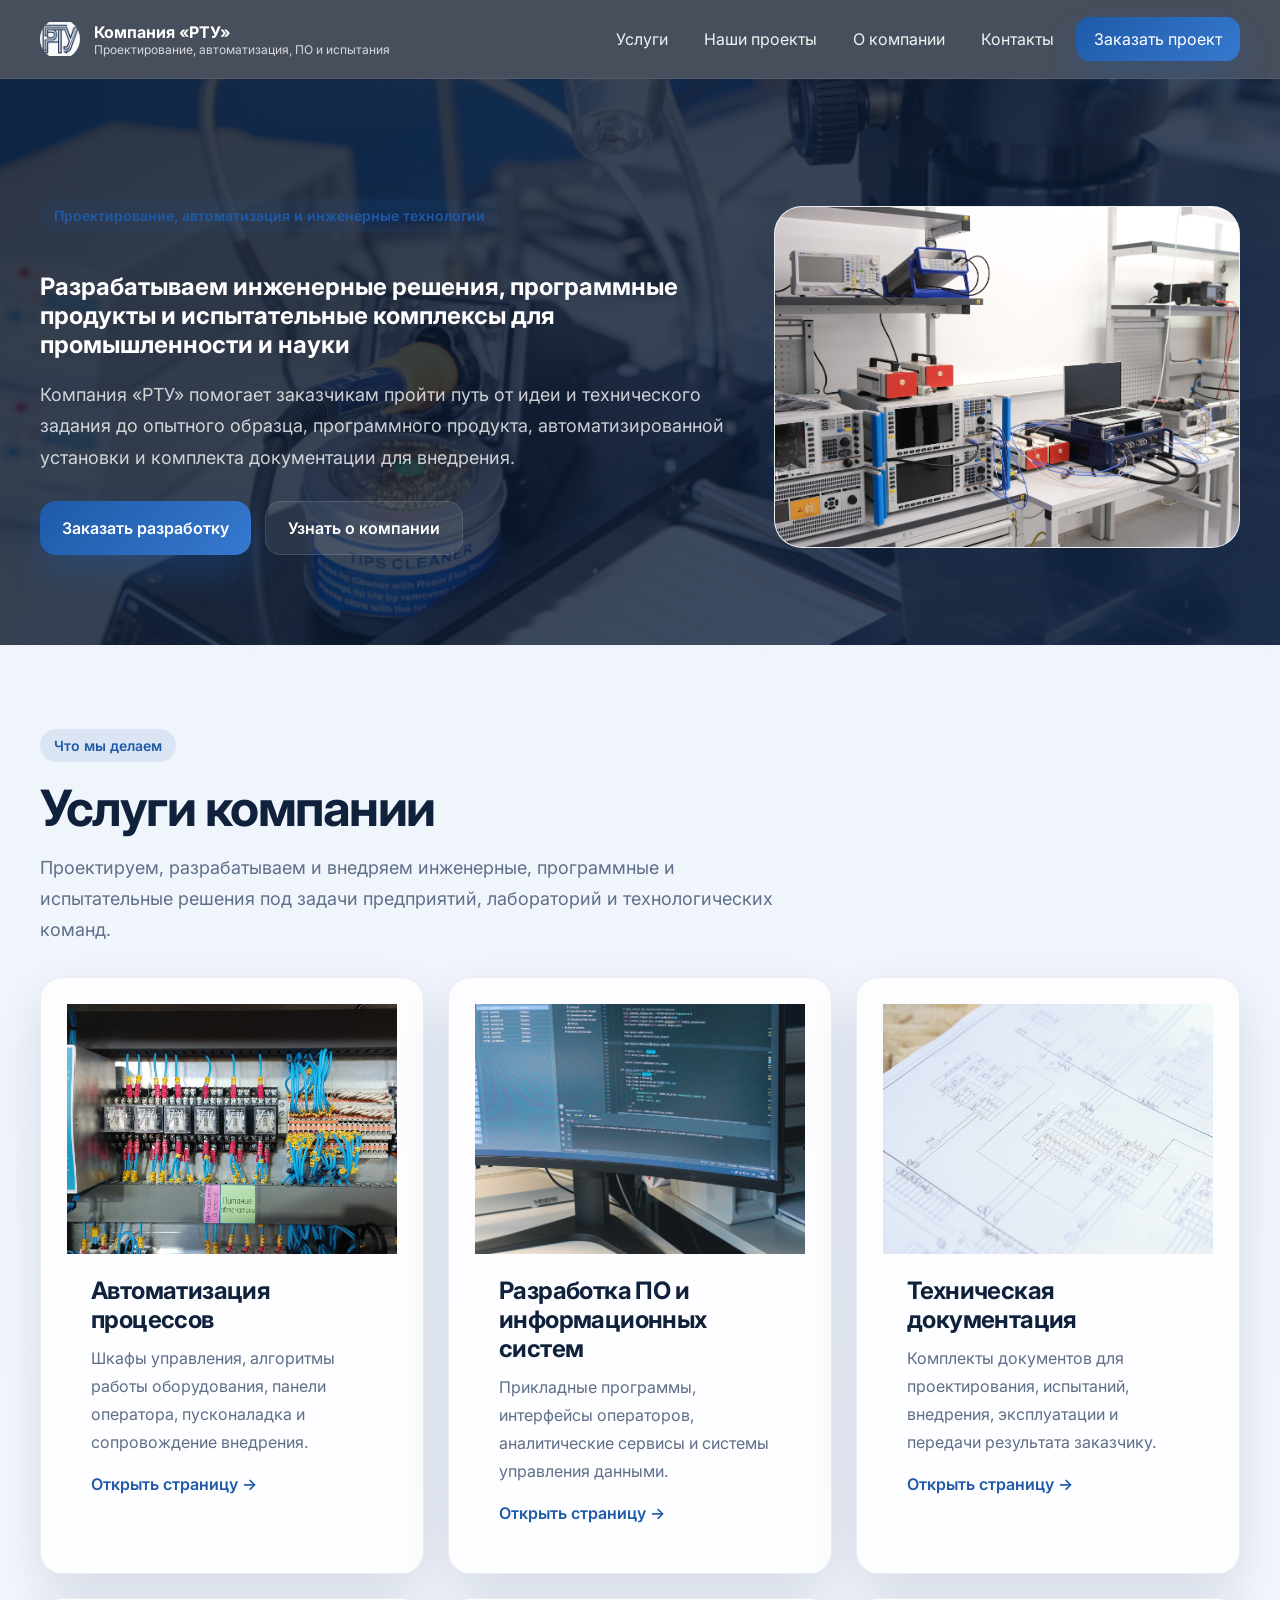
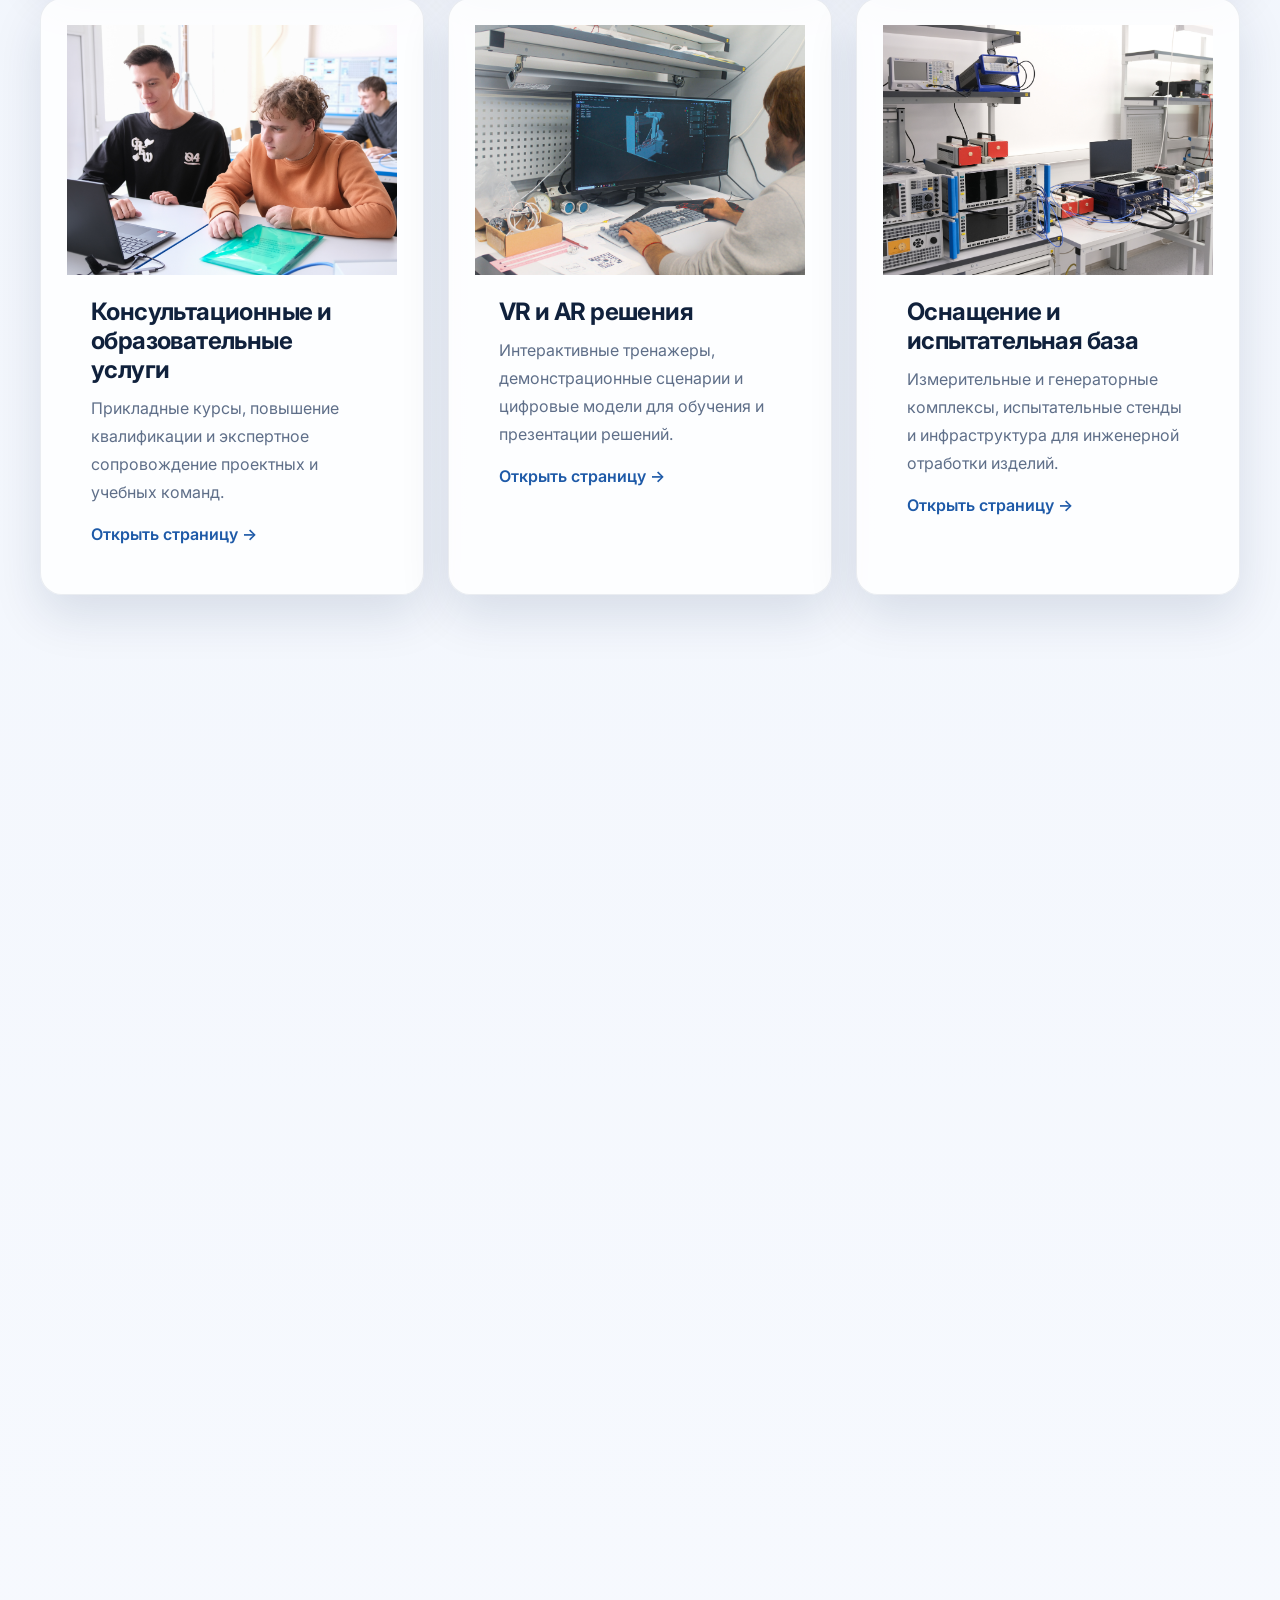
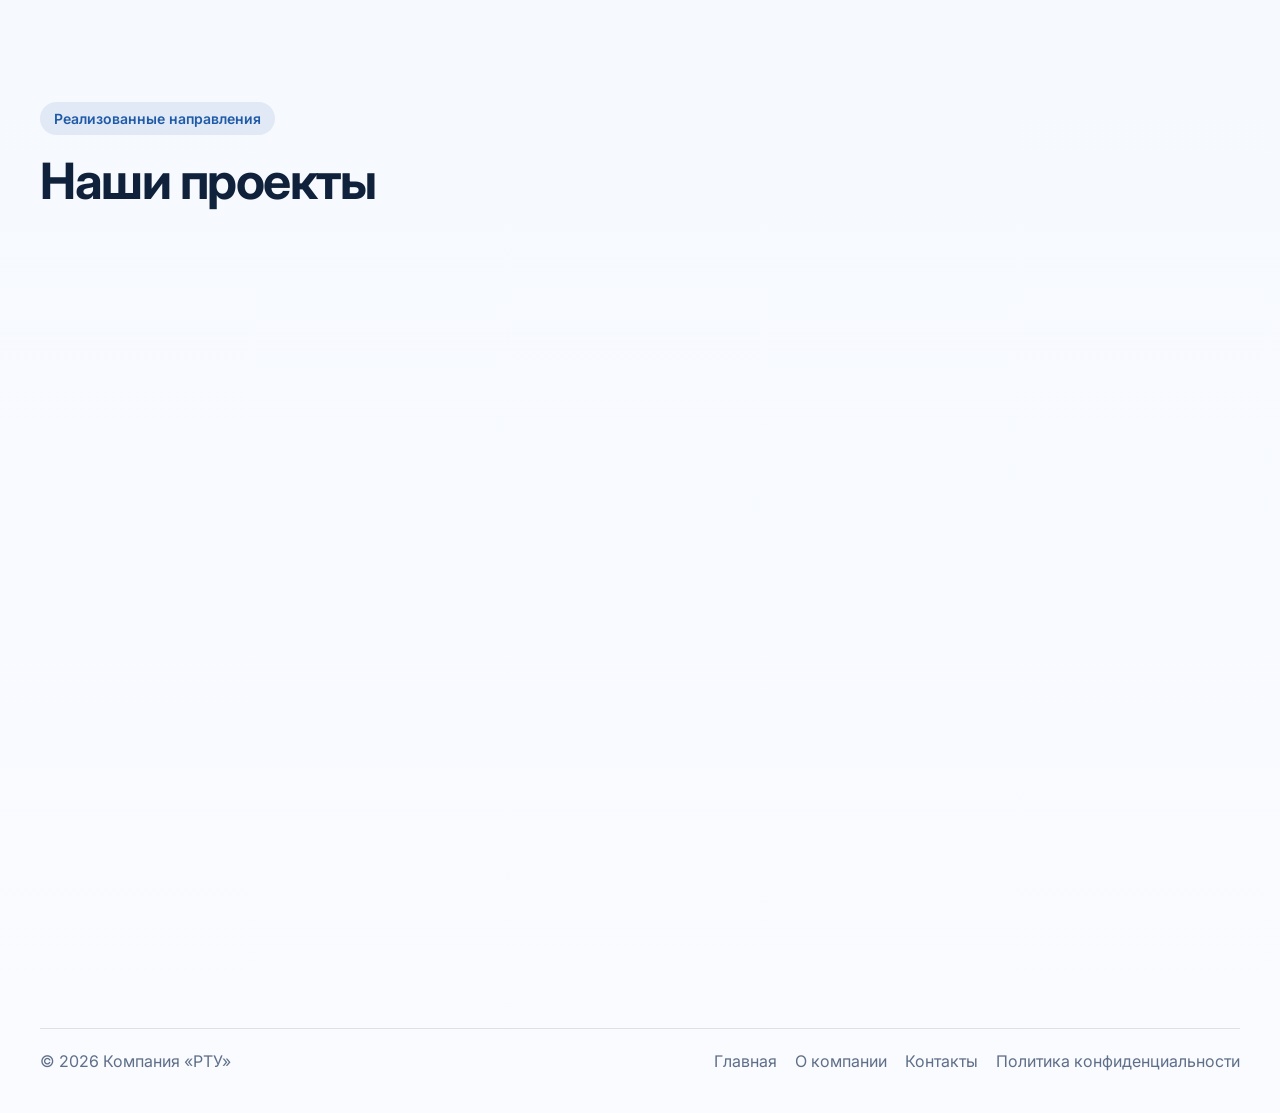
<file: index.html>
<!doctype html>
<html lang="ru">
<head>
  <meta charset="utf-8">
  <meta name="viewport" content="width=device-width, initial-scale=1">
  <title>Компания «РТУ»</title>
  <meta name="description" content="Сайт Компании «РТУ»: услуги, проекты, контакты и инженерные компетенции.">
  <link rel="preconnect" href="https://fonts.googleapis.com">
  <link rel="preconnect" href="https://fonts.gstatic.com" crossorigin>
  <link href="https://fonts.googleapis.com/css2?family=Inter:wght@400;500;600;700;800&display=swap" rel="stylesheet">
    <link rel="icon" type="image/x-icon" href="assets/img/favicon/favicon.ico">
  <link rel="icon" type="image/png" sizes="32x32" href="assets/img/favicon/favicon-32x32.png">
  <link rel="icon" type="image/png" sizes="16x16" href="assets/img/favicon/favicon-16x16.png">
  <link rel="apple-touch-icon" sizes="180x180" href="assets/img/favicon/apple-touch-icon.png">
  <link rel="stylesheet" href="assets/css/styles.css">
</head>
<body>

<header class="site-header">
  <div class="container nav">
    <a class="brand" href="index.html">
      <span class="brand-mark" aria-hidden="true">
        <img src="assets/img/logo_rtu.png" alt="Логотип РТУ">
      </span>
      <span class="brand-text"><strong>Компания «РТУ»</strong><span>Проектирование, автоматизация, ПО и испытания</span></span>
    </a>
    <button class="mobile-toggle" aria-label="Открыть меню" data-mobile-toggle>☰</button>
    <nav class="nav-links" data-nav-links>
      <div class="nav-item">
        <button class="drop-toggle">Услуги</button>
        <div class="dropdown"><a href="services/automation.html">Автоматизация<span>АСУ, шкафы управления, внедрение и пусконаладка</span></a>
<a href="services/development.html">Разработка ПО и ИС<span>Веб-системы, панели оператора, прикладное ПО и аналитика</span></a>
<a href="services/vr-ar.html">VR/AR<span>Интерактивные обучающие и демонстрационные решения</span></a>
<a href="services/docs.html">Техническая документация<span>КД, ТУ, ПМИ, эксплуатационные и ремонтные документы</span></a>
<a href="services/education.html">Образовательные услуги<span>Повышение квалификации и консультации под задачи заказчика</span></a>
<a href="services/equipment.html">Оснащение и испытательная база<span>Испытательные комплексы, измерительное и генераторное оборудование</span></a></div>
      </div>
      <div class="nav-item">
        <button class="drop-toggle">Наши проекты</button>
        <div class="dropdown"><a href="projects/press-automation.html">Прессовые установки<span>Автоматизация гранулирования, миксирования и смежных процессов</span></a>
<a href="projects/software-projects.html">Программные проекты<span>Панели оператора, мониторинг и аналитические системы</span></a>
<a href="projects/drone-projects.html">Работы с БПЛА<span>Аэрофотосъемка, 3D-модели и испытательные полеты</span></a></div>
      </div>
      <a class="nav-link" href="about.html">О компании</a>
      <a class="nav-link" href="contacts.html">Контакты</a>
      <a class="cta-small" href="contacts.html#request">Заказать проект</a>
    </nav>
  </div>
</header>


<section class="hero hero-image" style="background-image:url('assets/img/home-hero.jpg');">
  <div class="container hero-content">
    <div>
      <div class="eyebrow">Проектирование, автоматизация и инженерные технологии</div>
      <h2>Разрабатываем инженерные решения, программные продукты и испытательные комплексы для промышленности и науки</h2>
      <p>Компания «РТУ» помогает заказчикам пройти путь от идеи и технического задания до опытного образца, программного продукта, автоматизированной установки и комплекта документации для внедрения.</p>
      <div class="hero-actions">
        <a class="btn" href="contacts.html#request">Заказать разработку</a>
        <a class="btn-secondary" href="about.html">Узнать о компании</a>
      </div>
    </div>
    <div class="image-panel reveal"><img src="assets/img/equipment-hero.jpg" alt="Лабораторное оборудование"></div>
  </div>
</section>

<section class="section">
  <div class="container">
    <div class="eyebrow">Что мы делаем</div>
    <h2 class="section-title">Услуги компании</h2>
    <p class="lead">Проектируем, разрабатываем и внедряем инженерные, программные и испытательные решения под задачи предприятий, лабораторий и технологических команд.</p>
    <div class="gallery-grid" style="margin-top:32px;">
      <a class="card media-card reveal" href="services/automation.html"><img src="assets/img/press-project.jpg" alt="Автоматизация установок"><div class="media-body"><h3>Автоматизация процессов</h3><p>Шкафы управления, алгоритмы работы оборудования, панели оператора, пусконаладка и сопровождение внедрения.</p><span class="link-arrow">Открыть страницу →</span></div></a>
      <a class="card media-card reveal" href="services/development.html"><img src="assets/img/dev-hero.jpg" alt="Разработка программного обеспечения"><div class="media-body"><h3>Разработка ПО и информационных систем</h3><p>Прикладные программы, интерфейсы операторов, аналитические сервисы и системы управления данными.</p><span class="link-arrow">Открыть страницу →</span></div></a>
      <a class="card media-card reveal" href="services/docs.html"><img src="assets/img/docs-hero.jpg" alt="Техническая документация"><div class="media-body"><h3>Техническая документация</h3><p>Комплекты документов для проектирования, испытаний, внедрения, эксплуатации и передачи результата заказчику.</p><span class="link-arrow">Открыть страницу →</span></div></a>
      <a class="card media-card reveal" href="services/education.html"><img src="assets/img/education-hero.jpg" alt="Консультационные и образовательные услуги"><div class="media-body"><h3>Консультационные и образовательные услуги</h3><p>Прикладные курсы, повышение квалификации и экспертное сопровождение проектных и учебных команд.</p><span class="link-arrow">Открыть страницу →</span></div></a>
      <a class="card media-card reveal" href="services/vr-ar.html"><img src="assets/img/vr-hero.jpg" alt="VR и AR решения"><div class="media-body"><h3>VR и AR решения</h3><p>Интерактивные тренажеры, демонстрационные сценарии и цифровые модели для обучения и презентации решений.</p><span class="link-arrow">Открыть страницу →</span></div></a>
      <a class="card media-card reveal" href="services/equipment.html"><img src="assets/img/equipment-hero.jpg" alt="Оснащение и испытательная база"><div class="media-body"><h3>Оснащение и испытательная база</h3><p>Измерительные и генераторные комплексы, испытательные стенды и инфраструктура для инженерной отработки изделий.</p><span class="link-arrow">Открыть страницу →</span></div></a>
    </div>
  </div>
</section>

<section class="section-tight">
  <div class="container stats-band reveal">
    <div class="grid-4">
      <div><strong>ПО</strong><span>панели управления, мониторинг, аналитика и прикладные информационные системы</span></div>
      <div><strong>АСУ</strong><span>автоматизация технологических установок и подготовка к внедрению</span></div>
      <div><strong>БПЛА</strong><span>аэрофотосъемка, испытательные работы и инженерные задачи</span></div>
      <div><strong>Документация</strong><span>сопровождение проекта полным комплектом материалов для заказчика</span></div>
    </div>
  </div>
</section>

<section class="section">
  <div class="container split">
    <div class="reveal">
      <div class="eyebrow">Как мы работаем</div>
      <h2 class="section-title">От запроса до результата</h2>
      <p class="lead">Берем в работу как отдельные инженерные задачи, так и комплексные проекты, где нужно объединить электронику, программное обеспечение, автоматизацию, испытания и выпуск документации.</p>
      <ul class="check-list">
        <li>проработка требований и согласование состава работ;</li>
        <li>разработка аппаратной и программной части;</li>
        <li>испытания, настройка и подготовка к внедрению;</li>
        <li>передача документации и сопровождение проекта.</li>
      </ul>
    </div>
    <div class="image-panel reveal"><img src="assets/img/software-project.jpg" alt="Интерфейс программного проекта"></div>
  </div>
</section>

<section class="section">
  <div class="container">
    <div class="eyebrow">Реализованные направления</div>
    <h2 class="section-title">Наши проекты</h2>
    <div class="grid-3" style="margin-top:30px;">
      <a class="card reveal" href="projects/press-automation.html"><h3>Автоматизация прессовых установок</h3><p>Комплексные решения для гранулирования, миксирования и смежных технологических операций с использованием контроллеров, датчиков и панелей визуализации.</p><span class="link-arrow">Смотреть проект →</span></a>
      <a class="card reveal" href="projects/software-projects.html"><h3>Программные проекты</h3><p>Интерфейсы управления оборудованием, программные панели мониторинга, системы визуализации и сервисы обработки данных.</p><span class="link-arrow">Смотреть проект →</span></a>
      <a class="card reveal" href="projects/drone-projects.html"><h3>Работа с применением БПЛА</h3><p>Аэрофотосъемка, ортофотопланы, 3D-модели, испытательные полеты и инженерные обследования объектов.</p><span class="link-arrow">Смотреть проект →</span></a>
    </div>
  </div>
</section>

<section class="section-tight">
  <div class="container cta-panel reveal">
    <div>
      <h2 style="margin:0 0 12px; font-size: clamp(30px,4vw,46px); letter-spacing:-.03em;">Есть задача для разработки?</h2>
      <p>Расскажите о задаче, сроках и ожидаемом результате. Мы свяжемся с вами, уточним исходные данные и предложим формат дальнейшей работы.</p>
    </div>
    <div>
      <a class="btn" href="contacts.html#request">Оставить заявку</a>
    </div>
  </div>
</section>


<footer class="site-footer">
  <div class="container footer-inner">
    <div>© <span data-year></span> Компания «РТУ»</div>
    <div class="footer-links">
      <a href="index.html">Главная</a>
      <a href="about.html">О компании</a>
      <a href="contacts.html">Контакты</a>
      <a href="privacy.html">Политика конфиденциальности</a>
    </div>
  </div>
</footer>
<script src="assets/js/main.js"></script>

</body>
</html>
</file>
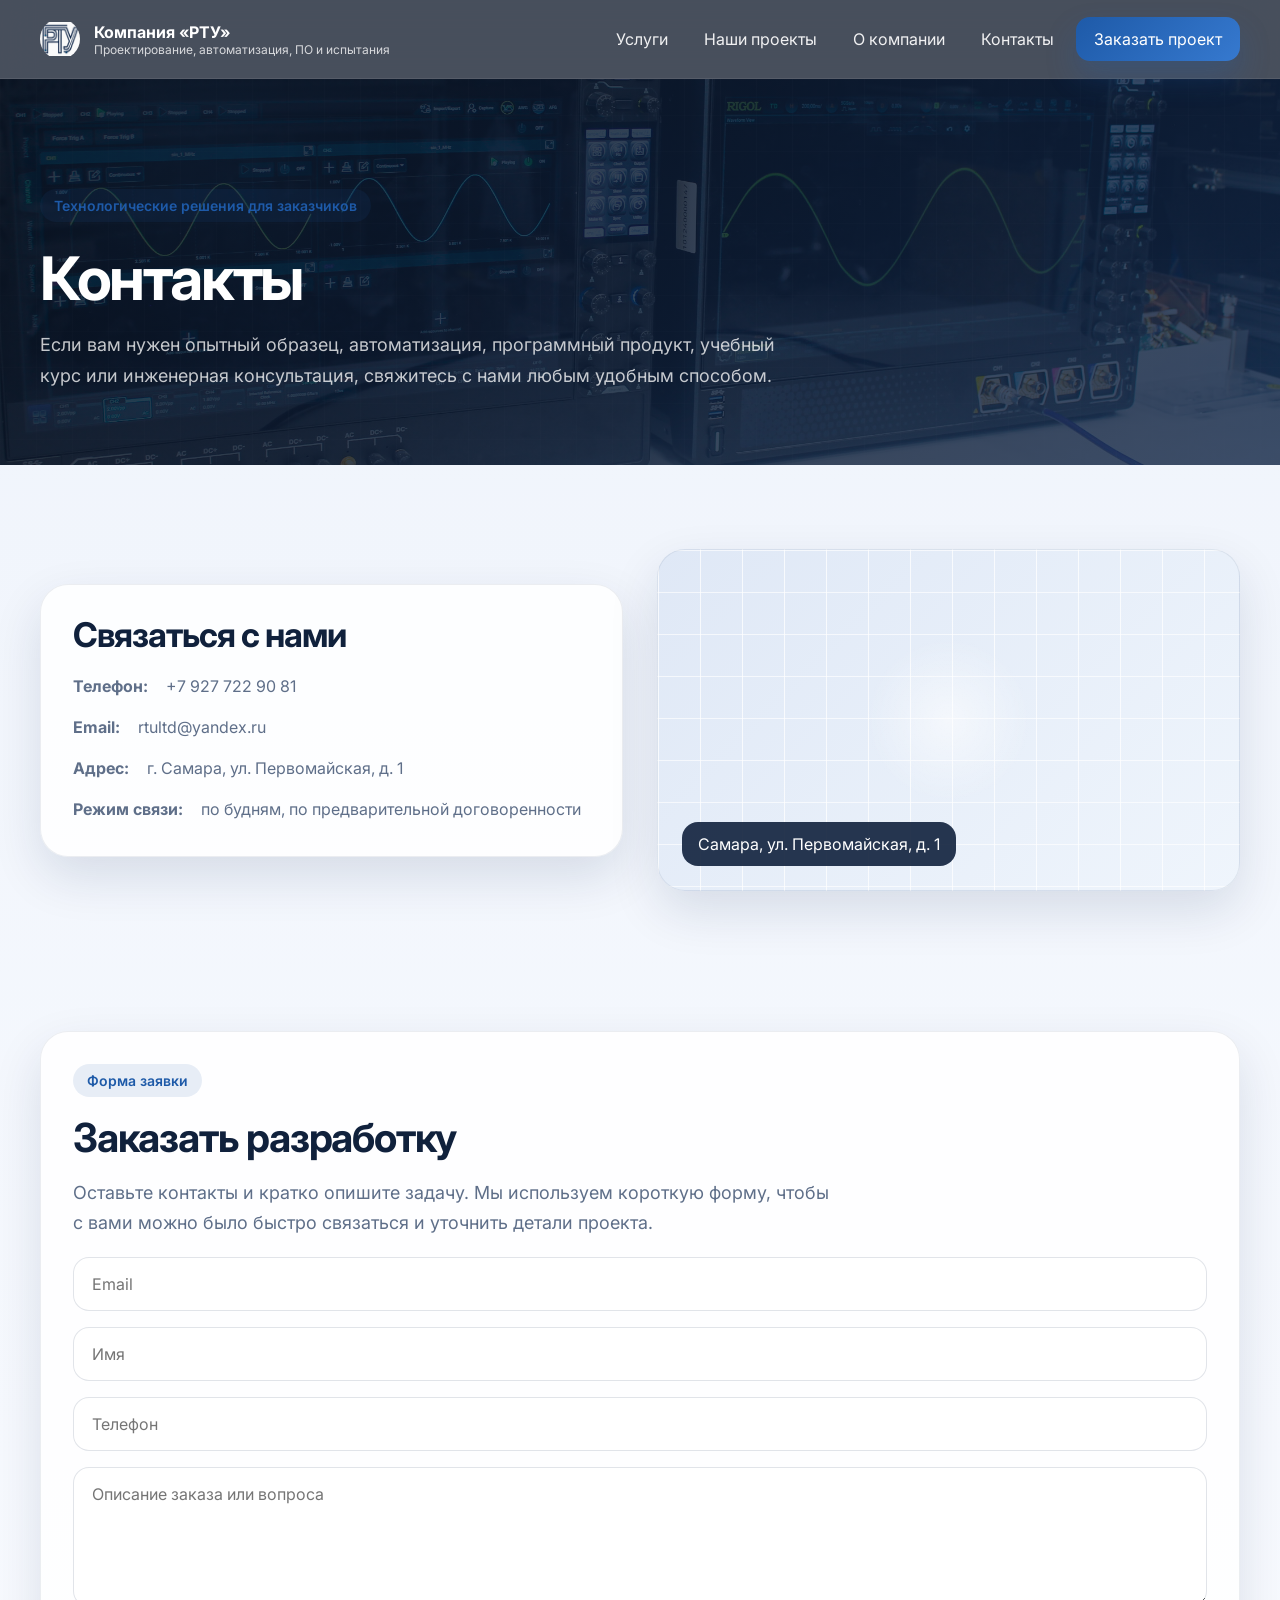
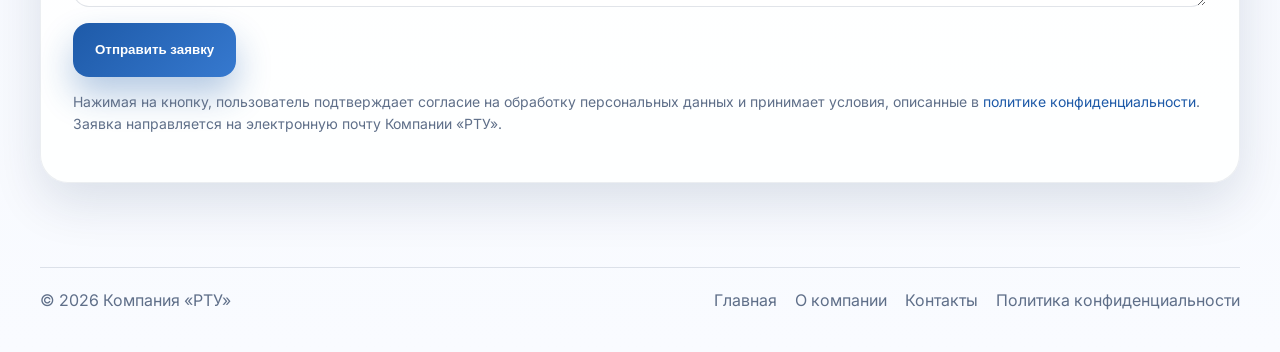
<file: contacts.html>
<!doctype html>
<html lang="ru">
<head>
  <meta charset="utf-8">
  <meta name="viewport" content="width=device-width, initial-scale=1">
  <title>Контакты</title>
  <meta name="description" content="Контакты, форма заявки и способы связи.">
  <link rel="preconnect" href="https://fonts.googleapis.com">
  <link rel="preconnect" href="https://fonts.gstatic.com" crossorigin>
  <link href="https://fonts.googleapis.com/css2?family=Inter:wght@400;500;600;700;800&display=swap" rel="stylesheet">
    <link rel="icon" type="image/x-icon" href="assets/img/favicon/favicon.ico">
  <link rel="icon" type="image/png" sizes="32x32" href="assets/img/favicon/favicon-32x32.png">
  <link rel="icon" type="image/png" sizes="16x16" href="assets/img/favicon/favicon-16x16.png">
  <link rel="apple-touch-icon" sizes="180x180" href="assets/img/favicon/apple-touch-icon.png">
  <link rel="stylesheet" href="assets/css/styles.css">
</head>
<body>

<header class="site-header">
  <div class="container nav">
    <a class="brand" href="index.html">
      <span class="brand-mark" aria-hidden="true">
        <img src="assets/img/logo_rtu.png" alt="Логотип РТУ">
      </span>
      <span class="brand-text"><strong>Компания «РТУ»</strong><span>Проектирование, автоматизация, ПО и испытания</span></span>
    </a>
    <button class="mobile-toggle" aria-label="Открыть меню" data-mobile-toggle>☰</button>
    <nav class="nav-links" data-nav-links>
      <div class="nav-item">
        <button class="drop-toggle">Услуги</button>
        <div class="dropdown"><a href="services/automation.html">Автоматизация<span>АСУ, шкафы управления, внедрение и пусконаладка</span></a>
<a href="services/development.html">Разработка ПО и ИС<span>Веб-системы, панели оператора, прикладное ПО и аналитика</span></a>
<a href="services/vr-ar.html">VR/AR<span>Интерактивные обучающие и демонстрационные решения</span></a>
<a href="services/docs.html">Техническая документация<span>КД, ТУ, ПМИ, эксплуатационные и ремонтные документы</span></a>
<a href="services/education.html">Образовательные услуги<span>Повышение квалификации и консультации под задачи заказчика</span></a>
<a href="services/equipment.html">Оснащение и испытательная база<span>Испытательные комплексы, измерительное и генераторное оборудование</span></a></div>
      </div>
      <div class="nav-item">
        <button class="drop-toggle">Наши проекты</button>
        <div class="dropdown"><a href="projects/press-automation.html">Прессовые установки<span>Автоматизация гранулирования, миксирования и смежных процессов</span></a>
<a href="projects/software-projects.html">Программные проекты<span>Панели оператора, мониторинг и аналитические системы</span></a>
<a href="projects/drone-projects.html">Работы с БПЛА<span>Аэрофотосъемка, 3D-модели и испытательные полеты</span></a></div>
      </div>
      <a class="nav-link" href="about.html">О компании</a>
      <a class="nav-link" href="contacts.html">Контакты</a>
      <a class="cta-small" href="contacts.html#request">Заказать проект</a>
    </nav>
  </div>
</header>


<section class="page-hero hero-image" style="background-image:url('assets/img/contacts-map.jpg');">
  <div class="container">
    <div class="eyebrow">Технологические решения для заказчиков</div>
    <h1>Контакты</h1>
    <p>Если вам нужен опытный образец, автоматизация, программный продукт, учебный курс или инженерная консультация, свяжитесь с нами любым удобным способом.</p>
  </div>
</section>

<section class="section">
  <div class="container split">
    <div class="contact-box reveal">
      <h2 class="section-title" style="font-size:34px;">Связаться с нами</h2>
      <div class="contact-list">
        <a href="tel:+79277229081"><strong>Телефон:</strong>&nbsp;+7 927 722 90 81</a>
        <a href="mailto:rtultd@yandex.ru"><strong>Email:</strong>&nbsp;rtultd@yandex.ru</a>
        <div><strong>Адрес:</strong>&nbsp;г. Самара, ул. Первомайская, д. 1</div>
        <div><strong>Режим связи:</strong>&nbsp;по будням, по предварительной договоренности</div>
      </div>
    </div>
    <div class="map-card reveal"><iframe class="contact-map" src="https://yandex.ru/map-widget/v1/?text=%D0%A1%D0%B0%D0%BC%D0%B0%D1%80%D0%B0%2C%20%D1%83%D0%BB.%20%D0%9F%D0%B5%D1%80%D0%B2%D0%BE%D0%BC%D0%B0%D0%B9%D1%81%D0%BA%D0%B0%D1%8F%2C%201" loading="lazy" title="Карта"></iframe></div>
  </div>
</section>
<section class="section-tight" id="request">
  <div class="container contact-box reveal">
    <div class="eyebrow">Форма заявки</div>
    <h2 class="section-title" style="font-size:40px;">Заказать разработку</h2>
    <p class="lead">Оставьте контакты и кратко опишите задачу. Мы используем короткую форму, чтобы с вами можно было быстро связаться и уточнить детали проекта.</p>
    <form class="form-grid" action="https://formsubmit.co/rtultd@yandex.ru" method="POST">
      <input type="hidden" name="_subject" value="Новая заявка с сайта РТУ">
      <input type="hidden" name="_captcha" value="false">
      <input type="hidden" name="_template" value="table">
      <input type="hidden" name="_next" value="https://rtultd.ru/contacts.html?sent=1#request">
      <input class="input" type="email" name="email" placeholder="Email" required>
      <input class="input" type="text" name="name" placeholder="Имя" required>
      <input class="input" type="tel" name="phone" placeholder="Телефон">
      <textarea class="input" name="message" placeholder="Описание заказа или вопроса" required></textarea>
      <button class="btn" type="submit" style="border:none; cursor:pointer; width:max-content;">Отправить заявку</button>
    </form>
    <div class="form-success" data-form-success hidden>Спасибо! Заявка отправлена. Мы свяжемся с вами по указанным контактам.</div>
    <p class="form-note">Нажимая на кнопку, пользователь подтверждает согласие на обработку персональных данных и принимает условия, описанные в <a href="privacy.html" style="color:var(--primary);">политике конфиденциальности</a>. Заявка направляется на электронную почту Компании «РТУ».</p>
  </div>
</section>


<footer class="site-footer">
  <div class="container footer-inner">
    <div>© <span data-year></span> Компания «РТУ»</div>
    <div class="footer-links">
      <a href="index.html">Главная</a>
      <a href="about.html">О компании</a>
      <a href="contacts.html">Контакты</a>
      <a href="privacy.html">Политика конфиденциальности</a>
    </div>
  </div>
</footer>
<script src="assets/js/main.js"></script>

</body>
</html>
</file>
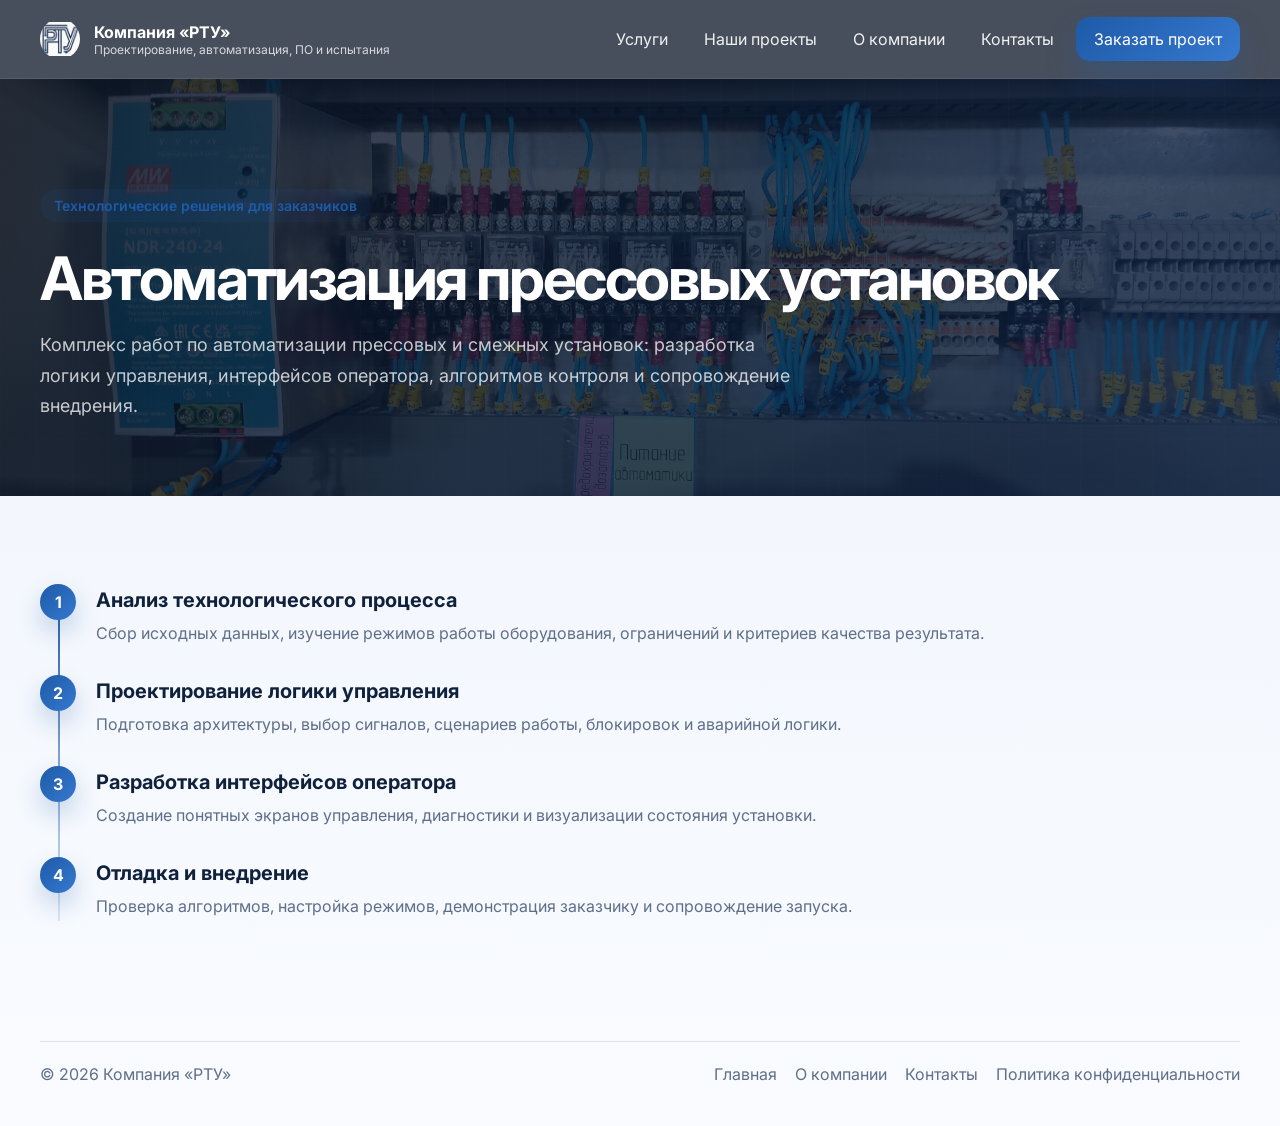
<file: projects/press-automation.html>
<!doctype html>
<html lang="ru">
<head>
  <meta charset="utf-8">
  <meta name="viewport" content="width=device-width, initial-scale=1">
  <title>Автоматизация прессовых установок — проекты</title>
  <meta name="description" content="Кейсы по автоматизации гранулирования, миксирования и смежных процессов.">
  <link rel="preconnect" href="https://fonts.googleapis.com">
  <link rel="preconnect" href="https://fonts.gstatic.com" crossorigin>
  <link href="https://fonts.googleapis.com/css2?family=Inter:wght@400;500;600;700;800&display=swap" rel="stylesheet">
    <link rel="icon" type="image/x-icon" href="../assets/img/favicon/favicon.ico">
  <link rel="icon" type="image/png" sizes="32x32" href="../assets/img/favicon/favicon-32x32.png">
  <link rel="icon" type="image/png" sizes="16x16" href="../assets/img/favicon/favicon-16x16.png">
  <link rel="apple-touch-icon" sizes="180x180" href="../assets/img/favicon/apple-touch-icon.png">
  <link rel="stylesheet" href="../assets/css/styles.css">
</head>
<body>

<header class="site-header">
  <div class="container nav">
    <a class="brand" href="../index.html">
      <span class="brand-mark" aria-hidden="true">
        <img src="../assets/img/logo_rtu.png" alt="Логотип РТУ">
      </span>
      <span class="brand-text"><strong>Компания «РТУ»</strong><span>Проектирование, автоматизация, ПО и испытания</span></span>
    </a>
    <button class="mobile-toggle" aria-label="Открыть меню" data-mobile-toggle>☰</button>
    <nav class="nav-links" data-nav-links>
      <div class="nav-item">
        <button class="drop-toggle">Услуги</button>
        <div class="dropdown"><a href="../services/automation.html">Автоматизация<span>АСУ, шкафы управления, внедрение и пусконаладка</span></a>
<a href="../services/development.html">Разработка ПО и ИС<span>Веб-системы, панели оператора, прикладное ПО и аналитика</span></a>
<a href="../services/vr-ar.html">VR/AR<span>Интерактивные обучающие и демонстрационные решения</span></a>
<a href="../services/docs.html">Техническая документация<span>КД, ТУ, ПМИ, эксплуатационные и ремонтные документы</span></a>
<a href="../services/education.html">Образовательные услуги<span>Повышение квалификации и консультации под задачи заказчика</span></a>
<a href="../services/equipment.html">Оснащение и испытательная база<span>Испытательные комплексы, измерительное и генераторное оборудование</span></a></div>
      </div>
      <div class="nav-item">
        <button class="drop-toggle">Наши проекты</button>
        <div class="dropdown"><a href="../projects/press-automation.html">Прессовые установки<span>Автоматизация гранулирования, миксирования и смежных процессов</span></a>
<a href="../projects/software-projects.html">Программные проекты<span>Панели оператора, мониторинг и аналитические системы</span></a>
<a href="../projects/drone-projects.html">Работы с БПЛА<span>Аэрофотосъемка, 3D-модели и испытательные полеты</span></a></div>
      </div>
      <a class="nav-link" href="../about.html">О компании</a>
      <a class="nav-link" href="../contacts.html">Контакты</a>
      <a class="cta-small" href="../contacts.html#request">Заказать проект</a>
    </nav>
  </div>
</header>


<section class="page-hero hero-image" style="background-image:url('../assets/img/press-project.jpg');">
  <div class="container">
    <div class="eyebrow">Технологические решения для заказчиков</div>
    <h1>Автоматизация прессовых установок</h1>
    <p>Комплекс работ по автоматизации прессовых и смежных установок: разработка логики управления, интерфейсов оператора, алгоритмов контроля и сопровождение внедрения.</p>
  </div>
</section>

<section class="section"><div class="container timeline reveal"><div class="timeline-item" data-step="1"><h4>Анализ технологического процесса</h4><p>Сбор исходных данных, изучение режимов работы оборудования, ограничений и критериев качества результата.</p></div><div class="timeline-item" data-step="2"><h4>Проектирование логики управления</h4><p>Подготовка архитектуры, выбор сигналов, сценариев работы, блокировок и аварийной логики.</p></div><div class="timeline-item" data-step="3"><h4>Разработка интерфейсов оператора</h4><p>Создание понятных экранов управления, диагностики и визуализации состояния установки.</p></div><div class="timeline-item" data-step="4"><h4>Отладка и внедрение</h4><p>Проверка алгоритмов, настройка режимов, демонстрация заказчику и сопровождение запуска.</p></div></div></section>

<footer class="site-footer">
  <div class="container footer-inner">
    <div>© <span data-year></span> Компания «РТУ»</div>
    <div class="footer-links">
      <a href="../index.html">Главная</a>
      <a href="../about.html">О компании</a>
      <a href="../contacts.html">Контакты</a>
      <a href="../privacy.html">Политика конфиденциальности</a>
    </div>
  </div>
</footer>
<script src="../assets/js/main.js"></script>

</body>
</html>
</file>
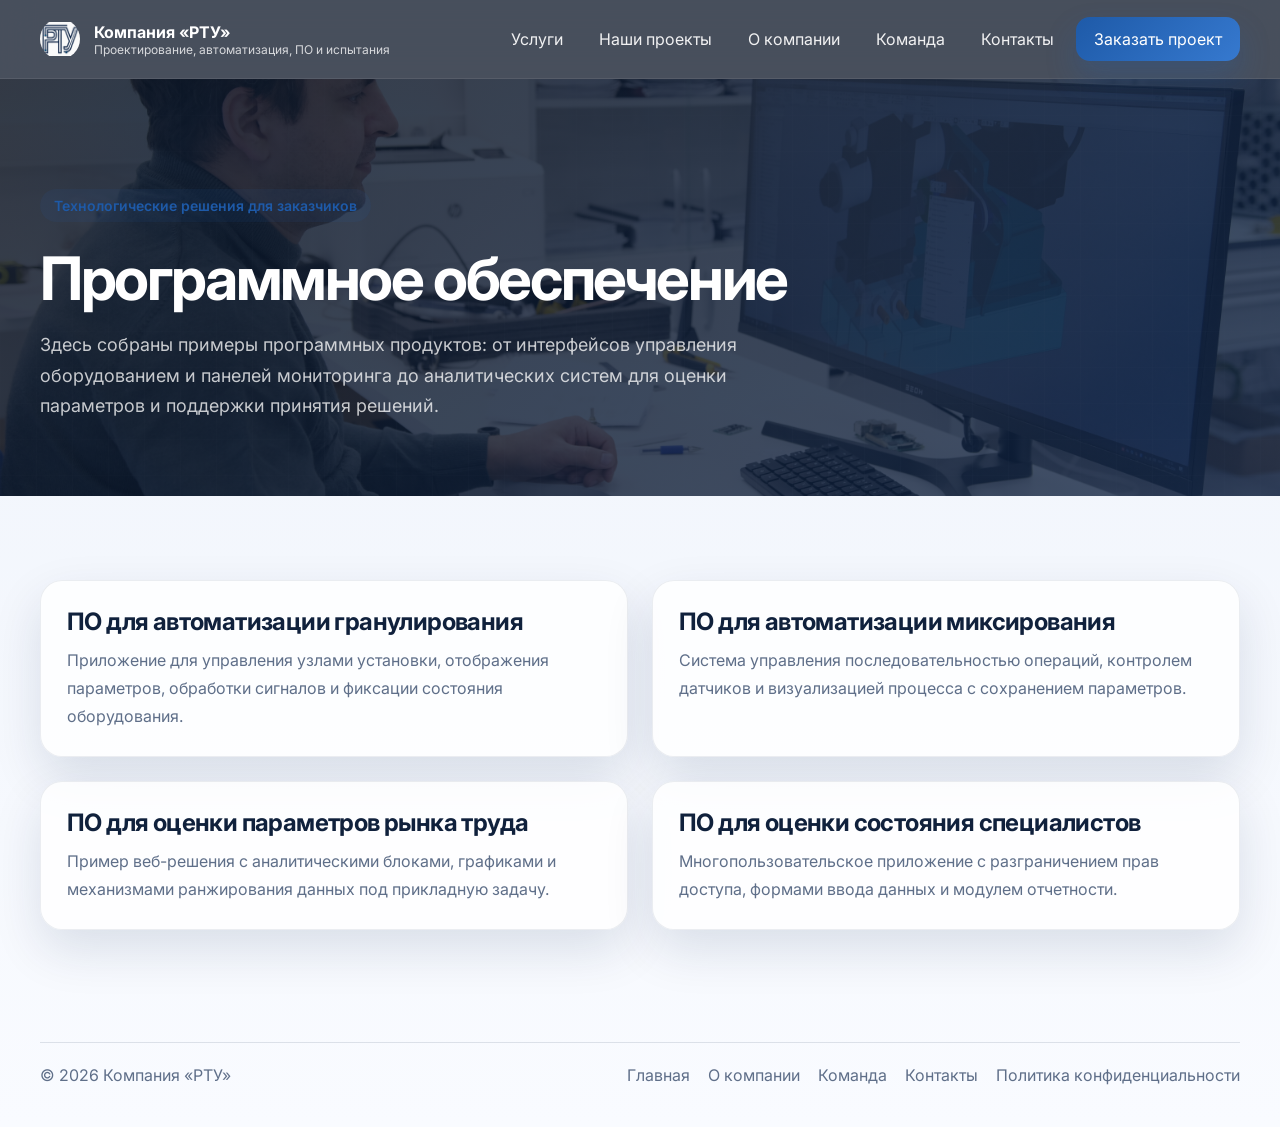
<file: projects/software-projects.html>
<!doctype html>
<html lang="ru">
<head>
  <meta charset="utf-8">
  <meta name="viewport" content="width=device-width, initial-scale=1">
  <title>Программные проекты</title>
  <meta name="description" content="Примеры цифровых решений, панелей оператора и аналитических интерфейсов.">
  <link rel="preconnect" href="https://fonts.googleapis.com">
  <link rel="preconnect" href="https://fonts.gstatic.com" crossorigin>
  <link href="https://fonts.googleapis.com/css2?family=Inter:wght@400;500;600;700;800&display=swap" rel="stylesheet">
    <link rel="icon" type="image/x-icon" href="../assets/img/favicon/favicon.ico">
  <link rel="icon" type="image/png" sizes="32x32" href="../assets/img/favicon/favicon-32x32.png">
  <link rel="icon" type="image/png" sizes="16x16" href="../assets/img/favicon/favicon-16x16.png">
  <link rel="apple-touch-icon" sizes="180x180" href="../assets/img/favicon/apple-touch-icon.png">
  <link rel="stylesheet" href="../assets/css/styles.css">
</head>
<body>

<header class="site-header">
  <div class="container nav">
    <a class="brand" href="../index.html">
      <span class="brand-mark" aria-hidden="true">
        <img src="../assets/img/logo_rtu.png" alt="Логотип РТУ">
      </span>
      <span class="brand-text"><strong>Компания «РТУ»</strong><span>Проектирование, автоматизация, ПО и испытания</span></span>
    </a>
    <button class="mobile-toggle" aria-label="Открыть меню" data-mobile-toggle>☰</button>
    <nav class="nav-links" data-nav-links>
      <div class="nav-item">
        <button class="drop-toggle">Услуги</button>
        <div class="dropdown"><a href="../services/automation.html">Автоматизация<span>АСУ, шкафы управления, внедрение и пусконаладка</span></a>
<a href="../services/development.html">Разработка ПО и ИС<span>Веб-системы, панели оператора, прикладное ПО и аналитика</span></a>
<a href="../services/vr-ar.html">VR/AR<span>Интерактивные обучающие и демонстрационные решения</span></a>
<a href="../services/docs.html">Техническая документация<span>КД, ТУ, ПМИ, эксплуатационные и ремонтные документы</span></a>
<a href="../services/education.html">Образовательные услуги<span>Повышение квалификации и консультации под задачи заказчика</span></a>
<a href="../services/equipment.html">Оснащение и испытательная база<span>Испытательные комплексы, измерительное и генераторное оборудование</span></a></div>
      </div>
      <div class="nav-item">
        <button class="drop-toggle">Наши проекты</button>
        <div class="dropdown"><a href="../projects/press-automation.html">Прессовые установки<span>Автоматизация гранулирования, миксирования и смежных процессов</span></a>
<a href="../projects/software-projects.html">Программные проекты<span>Панели оператора, мониторинг и аналитические системы</span></a>
<a href="../projects/drone-projects.html">Работы с БПЛА<span>Аэрофотосъемка, 3D-модели и испытательные полеты</span></a></div>
      </div>
      <a class="nav-link" href="../about.html">О компании</a>
      <a class="nav-link" href="../team.html">Команда</a>
      <a class="nav-link" href="../contacts.html">Контакты</a>
      <a class="cta-small" href="../contacts.html#request">Заказать проект</a>
    </nav>
  </div>
</header>


<section class="page-hero hero-image" style="background-image:url('../assets/img/software-project.jpg');">
  <div class="container">
    <div class="eyebrow">Технологические решения для заказчиков</div>
    <h1>Программное обеспечение</h1>
    <p>Здесь собраны примеры программных продуктов: от интерфейсов управления оборудованием и панелей мониторинга до аналитических систем для оценки параметров и поддержки принятия решений.</p>
  </div>
</section>

<section class="section"><div class="container grid-2"><div class="card reveal"><h3>ПО для автоматизации гранулирования</h3><p>Приложение для управления узлами установки, отображения параметров, обработки сигналов и фиксации состояния оборудования.</p></div><div class="card reveal"><h3>ПО для автоматизации миксирования</h3><p>Система управления последовательностью операций, контролем датчиков и визуализацией процесса с сохранением параметров.</p></div><div class="card reveal"><h3>ПО для оценки параметров рынка труда</h3><p>Пример веб-решения с аналитическими блоками, графиками и механизмами ранжирования данных под прикладную задачу.</p></div><div class="card reveal"><h3>ПО для оценки состояния специалистов</h3><p>Многопользовательское приложение с разграничением прав доступа, формами ввода данных и модулем отчетности.</p></div></div></section>

<footer class="site-footer">
  <div class="container footer-inner">
    <div>© <span data-year></span> Компания «РТУ»</div>
    <div class="footer-links">
      <a href="../index.html">Главная</a>
      <a href="../about.html">О компании</a>
      <a href="../team.html">Команда</a>
      <a href="../contacts.html">Контакты</a>
      <a href="../privacy.html">Политика конфиденциальности</a>
    </div>
  </div>
</footer>
<script src="../assets/js/main.js"></script>

</body>
</html>
</file>
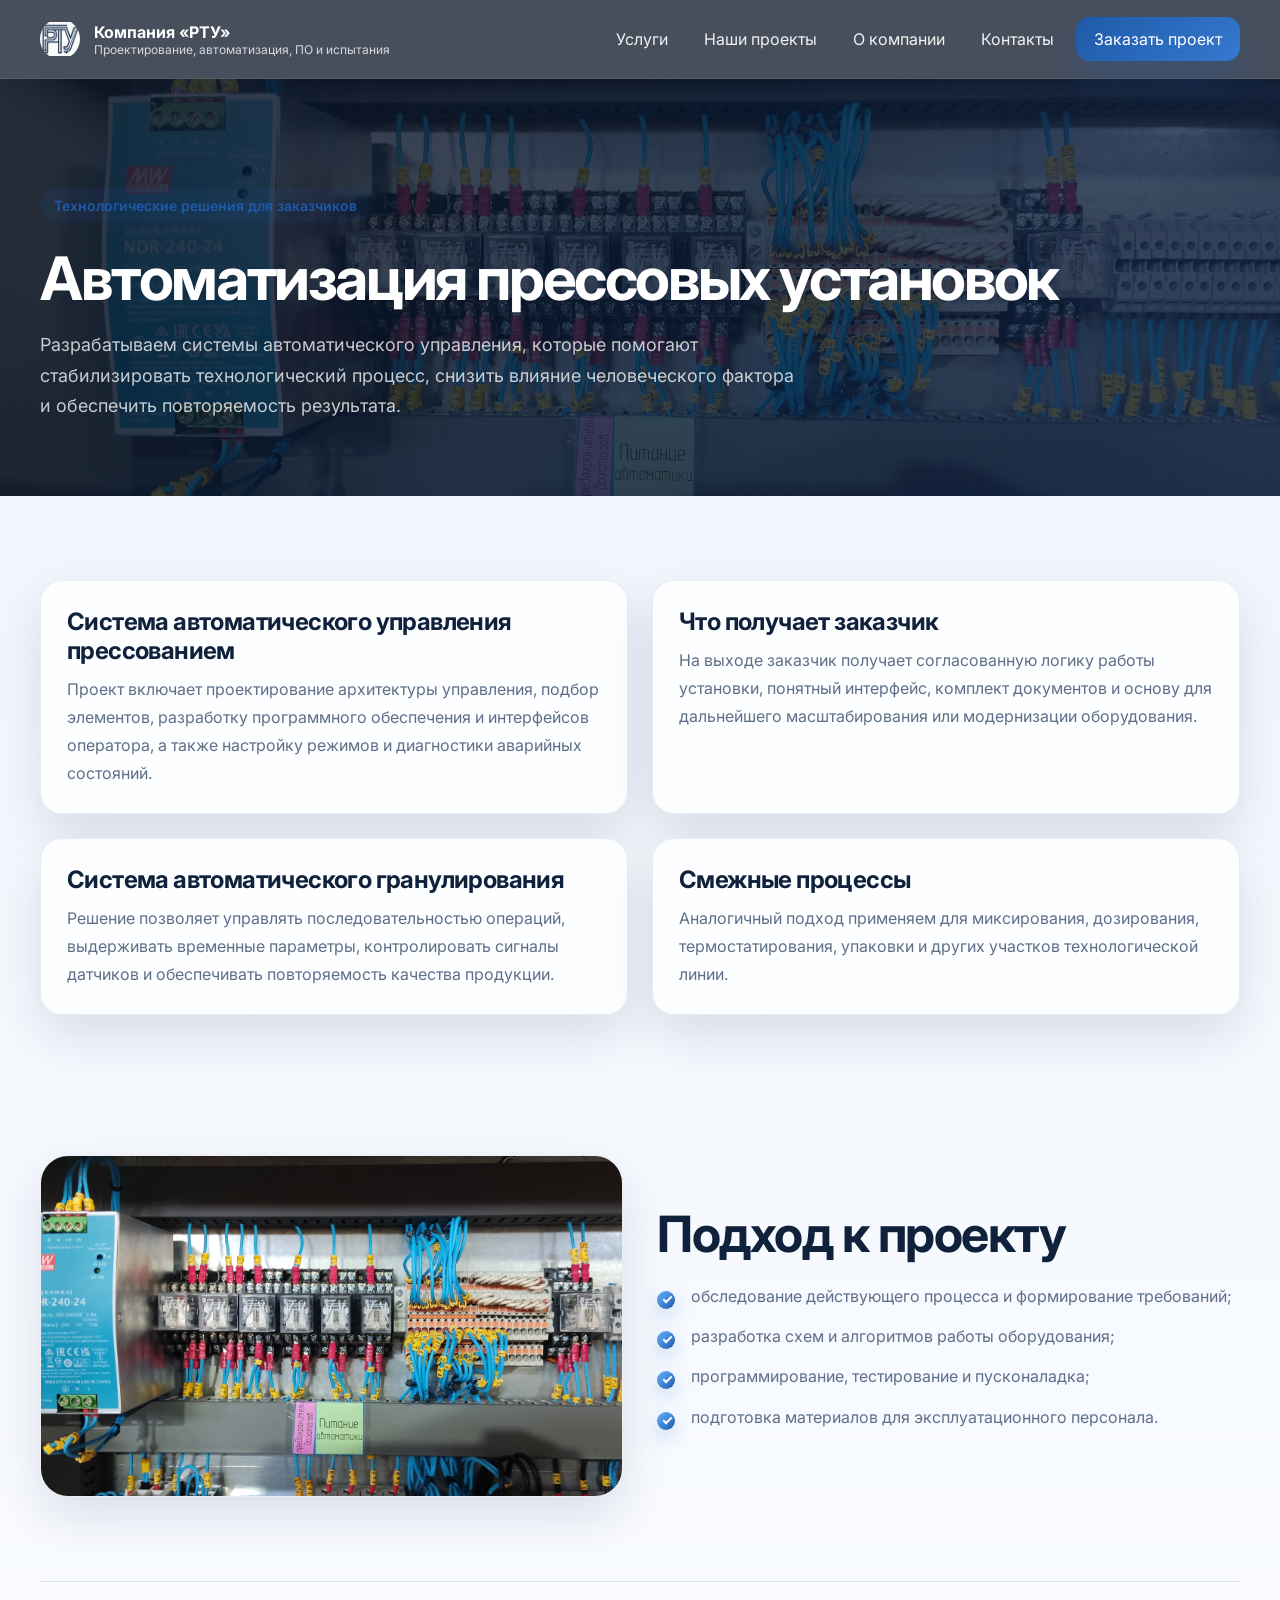
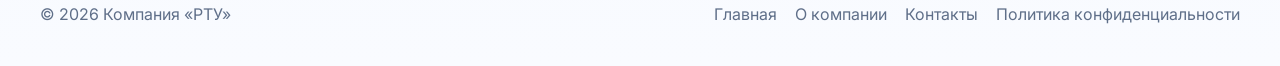
<file: services/automation.html>
<!doctype html>
<html lang="ru">
<head>
  <meta charset="utf-8">
  <meta name="viewport" content="width=device-width, initial-scale=1">
  <title>Автоматизация процессов</title>
  <meta name="description" content="АСУ, шкафы управления и пусконаладочные решения для технологических установок.">
  <link rel="preconnect" href="https://fonts.googleapis.com">
  <link rel="preconnect" href="https://fonts.gstatic.com" crossorigin>
  <link href="https://fonts.googleapis.com/css2?family=Inter:wght@400;500;600;700;800&display=swap" rel="stylesheet">
    <link rel="icon" type="image/x-icon" href="../assets/img/favicon/favicon.ico">
  <link rel="icon" type="image/png" sizes="32x32" href="../assets/img/favicon/favicon-32x32.png">
  <link rel="icon" type="image/png" sizes="16x16" href="../assets/img/favicon/favicon-16x16.png">
  <link rel="apple-touch-icon" sizes="180x180" href="../assets/img/favicon/apple-touch-icon.png">
  <link rel="stylesheet" href="../assets/css/styles.css">
</head>
<body>

<header class="site-header">
  <div class="container nav">
    <a class="brand" href="../index.html">
      <span class="brand-mark" aria-hidden="true">
        <img src="../assets/img/logo_rtu.png" alt="Логотип РТУ">
      </span>
      <span class="brand-text"><strong>Компания «РТУ»</strong><span>Проектирование, автоматизация, ПО и испытания</span></span>
    </a>
    <button class="mobile-toggle" aria-label="Открыть меню" data-mobile-toggle>☰</button>
    <nav class="nav-links" data-nav-links>
      <div class="nav-item">
        <button class="drop-toggle">Услуги</button>
        <div class="dropdown"><a href="../services/automation.html">Автоматизация<span>АСУ, шкафы управления, внедрение и пусконаладка</span></a>
<a href="../services/development.html">Разработка ПО и ИС<span>Веб-системы, панели оператора, прикладное ПО и аналитика</span></a>
<a href="../services/vr-ar.html">VR/AR<span>Интерактивные обучающие и демонстрационные решения</span></a>
<a href="../services/docs.html">Техническая документация<span>КД, ТУ, ПМИ, эксплуатационные и ремонтные документы</span></a>
<a href="../services/education.html">Образовательные услуги<span>Повышение квалификации и консультации под задачи заказчика</span></a>
<a href="../services/equipment.html">Оснащение и испытательная база<span>Испытательные комплексы, измерительное и генераторное оборудование</span></a></div>
      </div>
      <div class="nav-item">
        <button class="drop-toggle">Наши проекты</button>
        <div class="dropdown"><a href="../projects/press-automation.html">Прессовые установки<span>Автоматизация гранулирования, миксирования и смежных процессов</span></a>
<a href="../projects/software-projects.html">Программные проекты<span>Панели оператора, мониторинг и аналитические системы</span></a>
<a href="../projects/drone-projects.html">Работы с БПЛА<span>Аэрофотосъемка, 3D-модели и испытательные полеты</span></a></div>
      </div>
      <a class="nav-link" href="../about.html">О компании</a>
      <a class="nav-link" href="../contacts.html">Контакты</a>
      <a class="cta-small" href="../contacts.html#request">Заказать проект</a>
    </nav>
  </div>
</header>


<section class="page-hero hero-image" style="background-image:url('../assets/img/press-project.jpg');">
  <div class="container">
    <div class="eyebrow">Технологические решения для заказчиков</div>
    <h1>Автоматизация прессовых установок</h1>
    <p>Разрабатываем системы автоматического управления, которые помогают стабилизировать технологический процесс, снизить влияние человеческого фактора и обеспечить повторяемость результата.</p>
  </div>
</section>

<section class="section">
  <div class="container grid-2">
    <div class="card reveal"><h3>Система автоматического управления прессованием</h3><p>Проект включает проектирование архитектуры управления, подбор элементов, разработку программного обеспечения и интерфейсов оператора, а также настройку режимов и диагностики аварийных состояний.</p></div>
    <div class="card reveal"><h3>Что получает заказчик</h3><p>На выходе заказчик получает согласованную логику работы установки, понятный интерфейс, комплект документов и основу для дальнейшего масштабирования или модернизации оборудования.</p></div>
    <div class="card reveal"><h3>Система автоматического гранулирования</h3><p>Решение позволяет управлять последовательностью операций, выдерживать временные параметры, контролировать сигналы датчиков и обеспечивать повторяемость качества продукции.</p></div>
    <div class="card reveal"><h3>Смежные процессы</h3><p>Аналогичный подход применяем для миксирования, дозирования, термостатирования, упаковки и других участков технологической линии.</p></div>
  </div>
</section>
<section class="section-tight"><div class="container split"><div class="image-panel reveal"><img src="../assets/img/press-project.jpg" alt="Иллюстрация направления"></div><div class="reveal"><h2 class="section-title">Подход к проекту</h2><ul class="check-list"><li>обследование действующего процесса и формирование требований;</li><li>разработка схем и алгоритмов работы оборудования;</li><li>программирование, тестирование и пусконаладка;</li><li>подготовка материалов для эксплуатационного персонала.</li></ul></div></div></section>

<footer class="site-footer">
  <div class="container footer-inner">
    <div>© <span data-year></span> Компания «РТУ»</div>
    <div class="footer-links">
      <a href="../index.html">Главная</a>
      <a href="../about.html">О компании</a>
      <a href="../contacts.html">Контакты</a>
      <a href="../privacy.html">Политика конфиденциальности</a>
    </div>
  </div>
</footer>
<script src="../assets/js/main.js"></script>

</body>
</html>
</file>
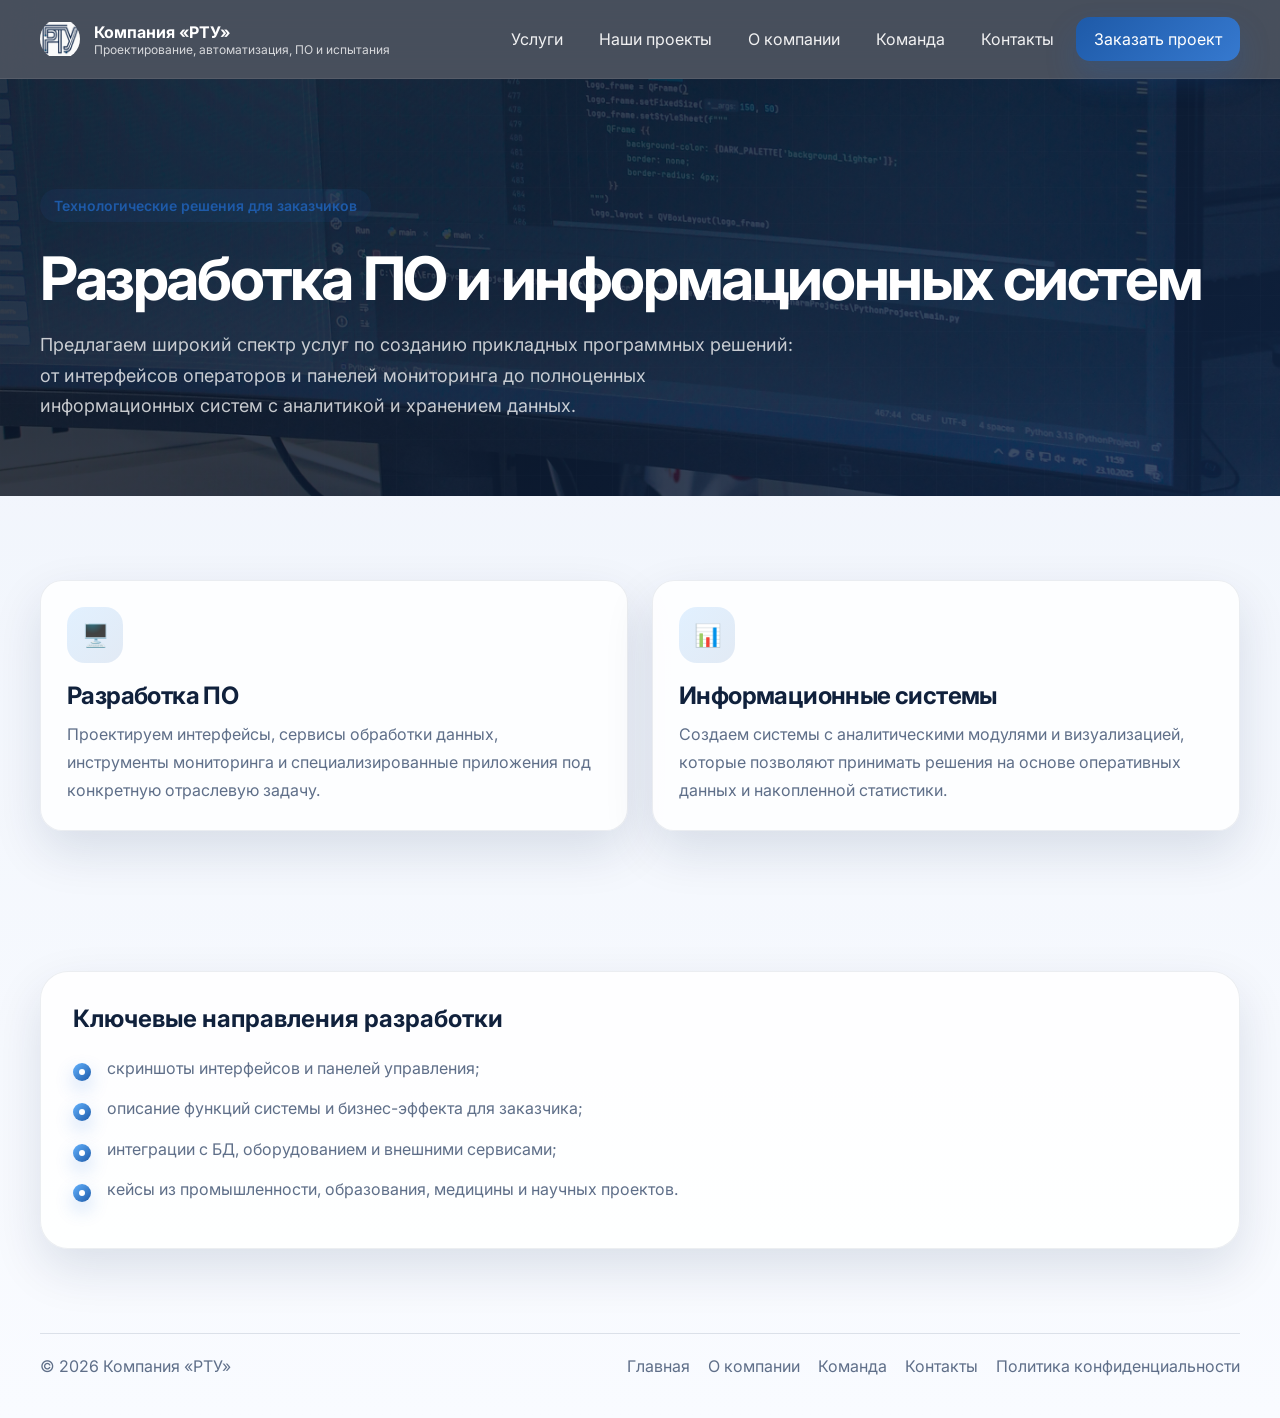
<file: services/development.html>
<!doctype html>
<html lang="ru">
<head>
  <meta charset="utf-8">
  <meta name="viewport" content="width=device-width, initial-scale=1">
  <title>Разработка ПО и информационных систем</title>
  <meta name="description" content="Веб-системы, интерфейсы операторов и прикладные цифровые решения.">
  <link rel="preconnect" href="https://fonts.googleapis.com">
  <link rel="preconnect" href="https://fonts.gstatic.com" crossorigin>
  <link href="https://fonts.googleapis.com/css2?family=Inter:wght@400;500;600;700;800&display=swap" rel="stylesheet">
    <link rel="icon" type="image/x-icon" href="../assets/img/favicon/favicon.ico">
  <link rel="icon" type="image/png" sizes="32x32" href="../assets/img/favicon/favicon-32x32.png">
  <link rel="icon" type="image/png" sizes="16x16" href="../assets/img/favicon/favicon-16x16.png">
  <link rel="apple-touch-icon" sizes="180x180" href="../assets/img/favicon/apple-touch-icon.png">
  <link rel="stylesheet" href="../assets/css/styles.css">
</head>
<body>

<header class="site-header">
  <div class="container nav">
    <a class="brand" href="../index.html">
      <span class="brand-mark" aria-hidden="true">
        <img src="../assets/img/logo_rtu.png" alt="Логотип РТУ">
      </span>
      <span class="brand-text"><strong>Компания «РТУ»</strong><span>Проектирование, автоматизация, ПО и испытания</span></span>
    </a>
    <button class="mobile-toggle" aria-label="Открыть меню" data-mobile-toggle>☰</button>
    <nav class="nav-links" data-nav-links>
      <div class="nav-item">
        <button class="drop-toggle">Услуги</button>
        <div class="dropdown"><a href="../services/automation.html">Автоматизация<span>АСУ, шкафы управления, внедрение и пусконаладка</span></a>
<a href="../services/development.html">Разработка ПО и ИС<span>Веб-системы, панели оператора, прикладное ПО и аналитика</span></a>
<a href="../services/vr-ar.html">VR/AR<span>Интерактивные обучающие и демонстрационные решения</span></a>
<a href="../services/docs.html">Техническая документация<span>КД, ТУ, ПМИ, эксплуатационные и ремонтные документы</span></a>
<a href="../services/education.html">Образовательные услуги<span>Повышение квалификации и консультации под задачи заказчика</span></a>
<a href="../services/equipment.html">Оснащение и испытательная база<span>Испытательные комплексы, измерительное и генераторное оборудование</span></a></div>
      </div>
      <div class="nav-item">
        <button class="drop-toggle">Наши проекты</button>
        <div class="dropdown"><a href="../projects/press-automation.html">Прессовые установки<span>Автоматизация гранулирования, миксирования и смежных процессов</span></a>
<a href="../projects/software-projects.html">Программные проекты<span>Панели оператора, мониторинг и аналитические системы</span></a>
<a href="../projects/drone-projects.html">Работы с БПЛА<span>Аэрофотосъемка, 3D-модели и испытательные полеты</span></a></div>
      </div>
      <a class="nav-link" href="../about.html">О компании</a>
      <a class="nav-link" href="../team.html">Команда</a>
      <a class="nav-link" href="../contacts.html">Контакты</a>
      <a class="cta-small" href="../contacts.html#request">Заказать проект</a>
    </nav>
  </div>
</header>


<section class="page-hero hero-image" style="background-image:url('../assets/img/dev-hero.jpg');">
  <div class="container">
    <div class="eyebrow">Технологические решения для заказчиков</div>
    <h1>Разработка ПО и информационных систем</h1>
    <p>Предлагаем широкий спектр услуг по созданию прикладных программных решений: от интерфейсов операторов и панелей мониторинга до полноценных информационных систем с аналитикой и хранением данных.</p>
  </div>
</section>

<section class="section"><div class="container grid-2"><div class="card reveal"><div class="icon-box">🖥️</div><h3>Разработка ПО</h3><p>Проектируем интерфейсы, сервисы обработки данных, инструменты мониторинга и специализированные приложения под конкретную отраслевую задачу.</p></div><div class="card reveal"><div class="icon-box">📊</div><h3>Информационные системы</h3><p>Создаем системы с аналитическими модулями и визуализацией, которые позволяют принимать решения на основе оперативных данных и накопленной статистики.</p></div></div></section>
<section class="section-tight"><div class="container contact-box reveal"><h2 style="margin-top:0;">Ключевые направления разработки</h2><ul class="bullet-list"><li>скриншоты интерфейсов и панелей управления;</li><li>описание функций системы и бизнес-эффекта для заказчика;</li><li>интеграции с БД, оборудованием и внешними сервисами;</li><li>кейсы из промышленности, образования, медицины и научных проектов.</li></ul></div></section>

<footer class="site-footer">
  <div class="container footer-inner">
    <div>© <span data-year></span> Компания «РТУ»</div>
    <div class="footer-links">
      <a href="../index.html">Главная</a>
      <a href="../about.html">О компании</a>
      <a href="../team.html">Команда</a>
      <a href="../contacts.html">Контакты</a>
      <a href="../privacy.html">Политика конфиденциальности</a>
    </div>
  </div>
</footer>
<script src="../assets/js/main.js"></script>

</body>
</html>
</file>
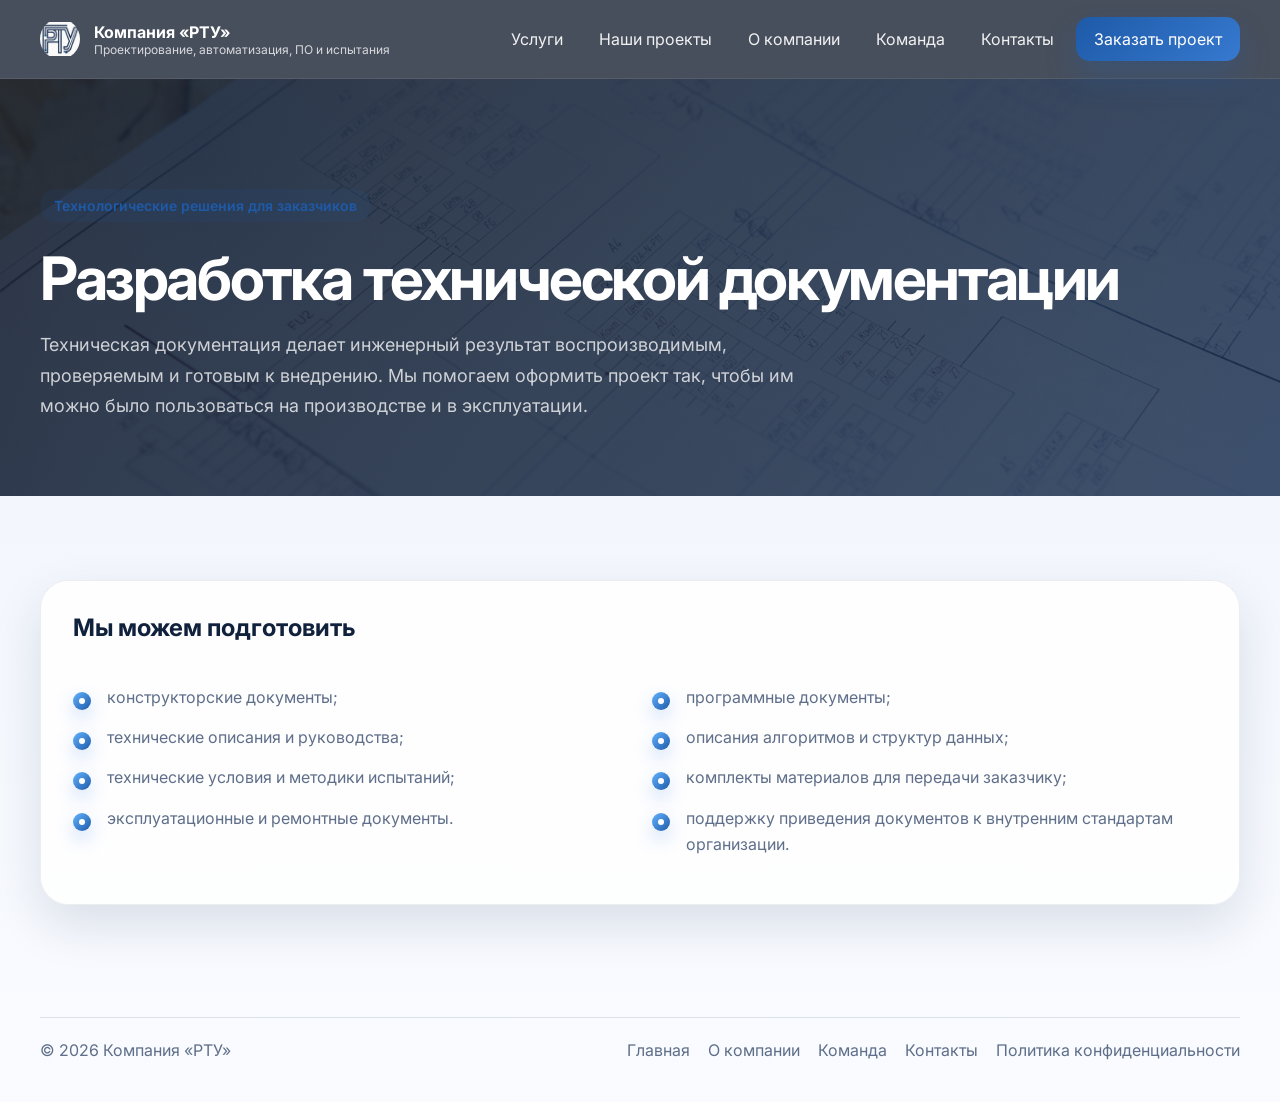
<file: services/docs.html>
<!doctype html>
<html lang="ru">
<head>
  <meta charset="utf-8">
  <meta name="viewport" content="width=device-width, initial-scale=1">
  <title>Разработка технической документации</title>
  <meta name="description" content="Подготовка конструкторских, программных и эксплуатационных документов.">
  <link rel="preconnect" href="https://fonts.googleapis.com">
  <link rel="preconnect" href="https://fonts.gstatic.com" crossorigin>
  <link href="https://fonts.googleapis.com/css2?family=Inter:wght@400;500;600;700;800&display=swap" rel="stylesheet">
    <link rel="icon" type="image/x-icon" href="../assets/img/favicon/favicon.ico">
  <link rel="icon" type="image/png" sizes="32x32" href="../assets/img/favicon/favicon-32x32.png">
  <link rel="icon" type="image/png" sizes="16x16" href="../assets/img/favicon/favicon-16x16.png">
  <link rel="apple-touch-icon" sizes="180x180" href="../assets/img/favicon/apple-touch-icon.png">
  <link rel="stylesheet" href="../assets/css/styles.css">
</head>
<body>

<header class="site-header">
  <div class="container nav">
    <a class="brand" href="../index.html">
      <span class="brand-mark" aria-hidden="true">
        <img src="../assets/img/logo_rtu.png" alt="Логотип РТУ">
      </span>
      <span class="brand-text"><strong>Компания «РТУ»</strong><span>Проектирование, автоматизация, ПО и испытания</span></span>
    </a>
    <button class="mobile-toggle" aria-label="Открыть меню" data-mobile-toggle>☰</button>
    <nav class="nav-links" data-nav-links>
      <div class="nav-item">
        <button class="drop-toggle">Услуги</button>
        <div class="dropdown"><a href="../services/automation.html">Автоматизация<span>АСУ, шкафы управления, внедрение и пусконаладка</span></a>
<a href="../services/development.html">Разработка ПО и ИС<span>Веб-системы, панели оператора, прикладное ПО и аналитика</span></a>
<a href="../services/vr-ar.html">VR/AR<span>Интерактивные обучающие и демонстрационные решения</span></a>
<a href="../services/docs.html">Техническая документация<span>КД, ТУ, ПМИ, эксплуатационные и ремонтные документы</span></a>
<a href="../services/education.html">Образовательные услуги<span>Повышение квалификации и консультации под задачи заказчика</span></a>
<a href="../services/equipment.html">Оснащение и испытательная база<span>Испытательные комплексы, измерительное и генераторное оборудование</span></a></div>
      </div>
      <div class="nav-item">
        <button class="drop-toggle">Наши проекты</button>
        <div class="dropdown"><a href="../projects/press-automation.html">Прессовые установки<span>Автоматизация гранулирования, миксирования и смежных процессов</span></a>
<a href="../projects/software-projects.html">Программные проекты<span>Панели оператора, мониторинг и аналитические системы</span></a>
<a href="../projects/drone-projects.html">Работы с БПЛА<span>Аэрофотосъемка, 3D-модели и испытательные полеты</span></a></div>
      </div>
      <a class="nav-link" href="../about.html">О компании</a>
      <a class="nav-link" href="../team.html">Команда</a>
      <a class="nav-link" href="../contacts.html">Контакты</a>
      <a class="cta-small" href="../contacts.html#request">Заказать проект</a>
    </nav>
  </div>
</header>


<section class="page-hero hero-image" style="background-image:url('../assets/img/docs-hero.jpg');">
  <div class="container">
    <div class="eyebrow">Технологические решения для заказчиков</div>
    <h1>Разработка технической документации</h1>
    <p>Техническая документация делает инженерный результат воспроизводимым, проверяемым и готовым к внедрению. Мы помогаем оформить проект так, чтобы им можно было пользоваться на производстве и в эксплуатации.</p>
  </div>
</section>

<section class="section"><div class="container contact-box reveal"><h2 style="margin-top:0;">Мы можем подготовить</h2><div class="grid-2"><div><ul class="bullet-list"><li>конструкторские документы;</li><li>технические описания и руководства;</li><li>технические условия и методики испытаний;</li><li>эксплуатационные и ремонтные документы.</li></ul></div><div><ul class="bullet-list"><li>программные документы;</li><li>описания алгоритмов и структур данных;</li><li>комплекты материалов для передачи заказчику;</li><li>поддержку приведения документов к внутренним стандартам организации.</li></ul></div></div></div></section>

<footer class="site-footer">
  <div class="container footer-inner">
    <div>© <span data-year></span> Компания «РТУ»</div>
    <div class="footer-links">
      <a href="../index.html">Главная</a>
      <a href="../about.html">О компании</a>
      <a href="../team.html">Команда</a>
      <a href="../contacts.html">Контакты</a>
      <a href="../privacy.html">Политика конфиденциальности</a>
    </div>
  </div>
</footer>
<script src="../assets/js/main.js"></script>

</body>
</html>
</file>
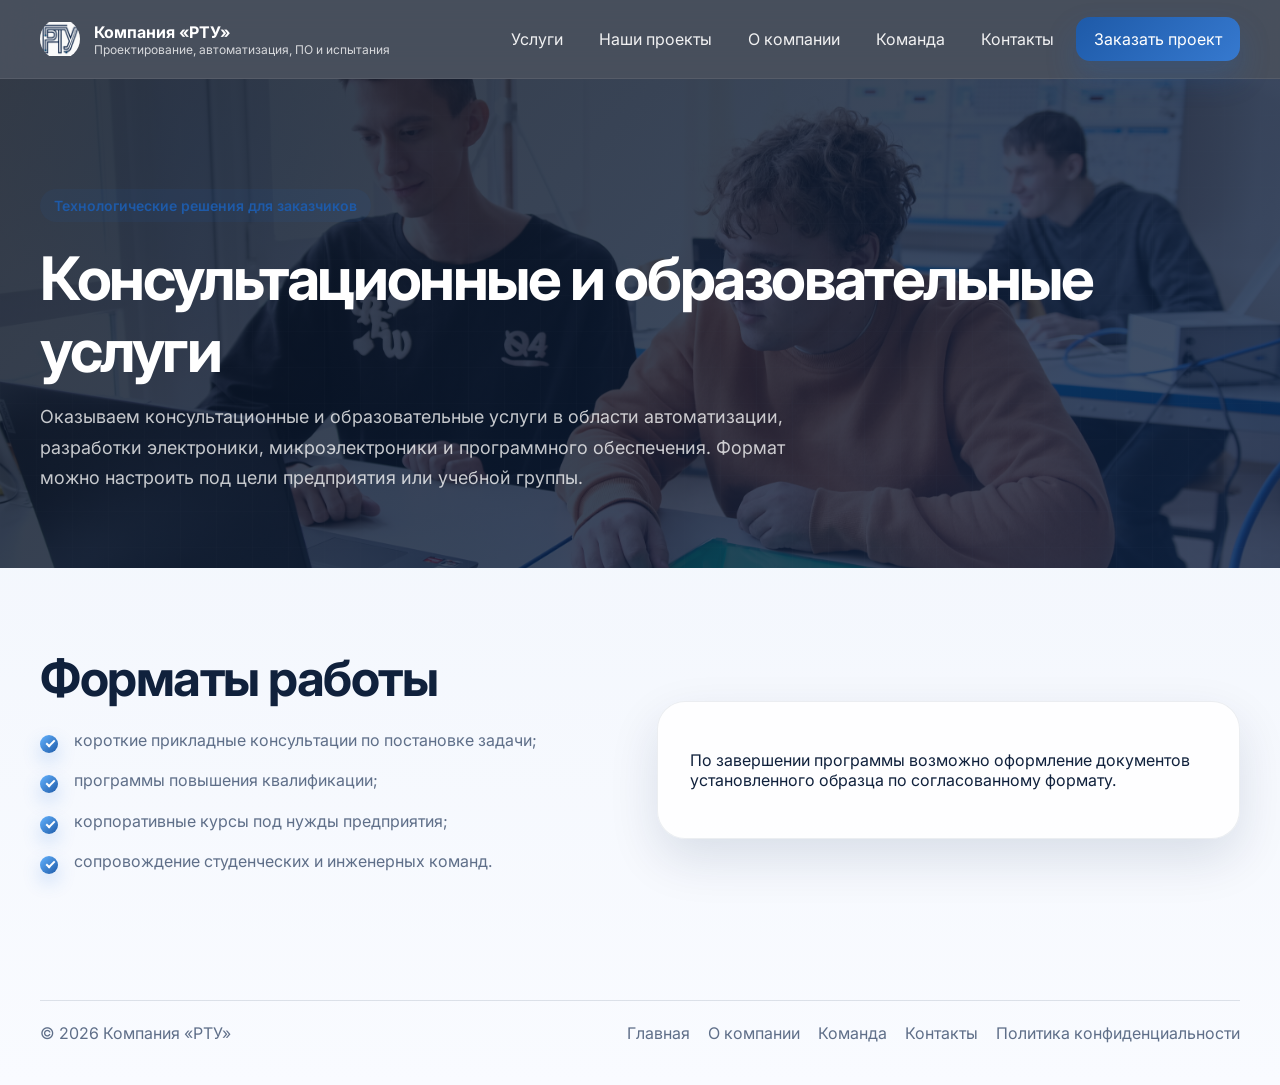
<file: services/education.html>
<!doctype html>
<html lang="ru">
<head>
  <meta charset="utf-8">
  <meta name="viewport" content="width=device-width, initial-scale=1">
  <title>Консультационные и образовательные услуги</title>
  <meta name="description" content="Курсы, экспертное сопровождение и программы повышения квалификации.">
  <link rel="preconnect" href="https://fonts.googleapis.com">
  <link rel="preconnect" href="https://fonts.gstatic.com" crossorigin>
  <link href="https://fonts.googleapis.com/css2?family=Inter:wght@400;500;600;700;800&display=swap" rel="stylesheet">
    <link rel="icon" type="image/x-icon" href="../assets/img/favicon/favicon.ico">
  <link rel="icon" type="image/png" sizes="32x32" href="../assets/img/favicon/favicon-32x32.png">
  <link rel="icon" type="image/png" sizes="16x16" href="../assets/img/favicon/favicon-16x16.png">
  <link rel="apple-touch-icon" sizes="180x180" href="../assets/img/favicon/apple-touch-icon.png">
  <link rel="stylesheet" href="../assets/css/styles.css">
</head>
<body>

<header class="site-header">
  <div class="container nav">
    <a class="brand" href="../index.html">
      <span class="brand-mark" aria-hidden="true">
        <img src="../assets/img/logo_rtu.png" alt="Логотип РТУ">
      </span>
      <span class="brand-text"><strong>Компания «РТУ»</strong><span>Проектирование, автоматизация, ПО и испытания</span></span>
    </a>
    <button class="mobile-toggle" aria-label="Открыть меню" data-mobile-toggle>☰</button>
    <nav class="nav-links" data-nav-links>
      <div class="nav-item">
        <button class="drop-toggle">Услуги</button>
        <div class="dropdown"><a href="../services/automation.html">Автоматизация<span>АСУ, шкафы управления, внедрение и пусконаладка</span></a>
<a href="../services/development.html">Разработка ПО и ИС<span>Веб-системы, панели оператора, прикладное ПО и аналитика</span></a>
<a href="../services/vr-ar.html">VR/AR<span>Интерактивные обучающие и демонстрационные решения</span></a>
<a href="../services/docs.html">Техническая документация<span>КД, ТУ, ПМИ, эксплуатационные и ремонтные документы</span></a>
<a href="../services/education.html">Образовательные услуги<span>Повышение квалификации и консультации под задачи заказчика</span></a>
<a href="../services/equipment.html">Оснащение и испытательная база<span>Испытательные комплексы, измерительное и генераторное оборудование</span></a></div>
      </div>
      <div class="nav-item">
        <button class="drop-toggle">Наши проекты</button>
        <div class="dropdown"><a href="../projects/press-automation.html">Прессовые установки<span>Автоматизация гранулирования, миксирования и смежных процессов</span></a>
<a href="../projects/software-projects.html">Программные проекты<span>Панели оператора, мониторинг и аналитические системы</span></a>
<a href="../projects/drone-projects.html">Работы с БПЛА<span>Аэрофотосъемка, 3D-модели и испытательные полеты</span></a></div>
      </div>
      <a class="nav-link" href="../about.html">О компании</a>
      <a class="nav-link" href="../team.html">Команда</a>
      <a class="nav-link" href="../contacts.html">Контакты</a>
      <a class="cta-small" href="../contacts.html#request">Заказать проект</a>
    </nav>
  </div>
</header>


<section class="page-hero hero-image" style="background-image:url('../assets/img/education-hero.jpg');">
  <div class="container">
    <div class="eyebrow">Технологические решения для заказчиков</div>
    <h1>Консультационные и образовательные услуги</h1>
    <p>Оказываем консультационные и образовательные услуги в области автоматизации, разработки электроники, микроэлектроники и программного обеспечения. Формат можно настроить под цели предприятия или учебной группы.</p>
  </div>
</section>

<section class="section"><div class="container split"><div class="reveal"><h2 class="section-title">Форматы работы</h2><ul class="check-list"><li>короткие прикладные консультации по постановке задачи;</li><li>программы повышения квалификации;</li><li>корпоративные курсы под нужды предприятия;</li><li>сопровождение студенческих и инженерных команд.</li></ul></div><div class="contact-box reveal"><p>По завершении программы возможно оформление документов установленного образца по согласованному формату.</p></div></div></section>

<footer class="site-footer">
  <div class="container footer-inner">
    <div>© <span data-year></span> Компания «РТУ»</div>
    <div class="footer-links">
      <a href="../index.html">Главная</a>
      <a href="../about.html">О компании</a>
      <a href="../team.html">Команда</a>
      <a href="../contacts.html">Контакты</a>
      <a href="../privacy.html">Политика конфиденциальности</a>
    </div>
  </div>
</footer>
<script src="../assets/js/main.js"></script>

</body>
</html>
</file>
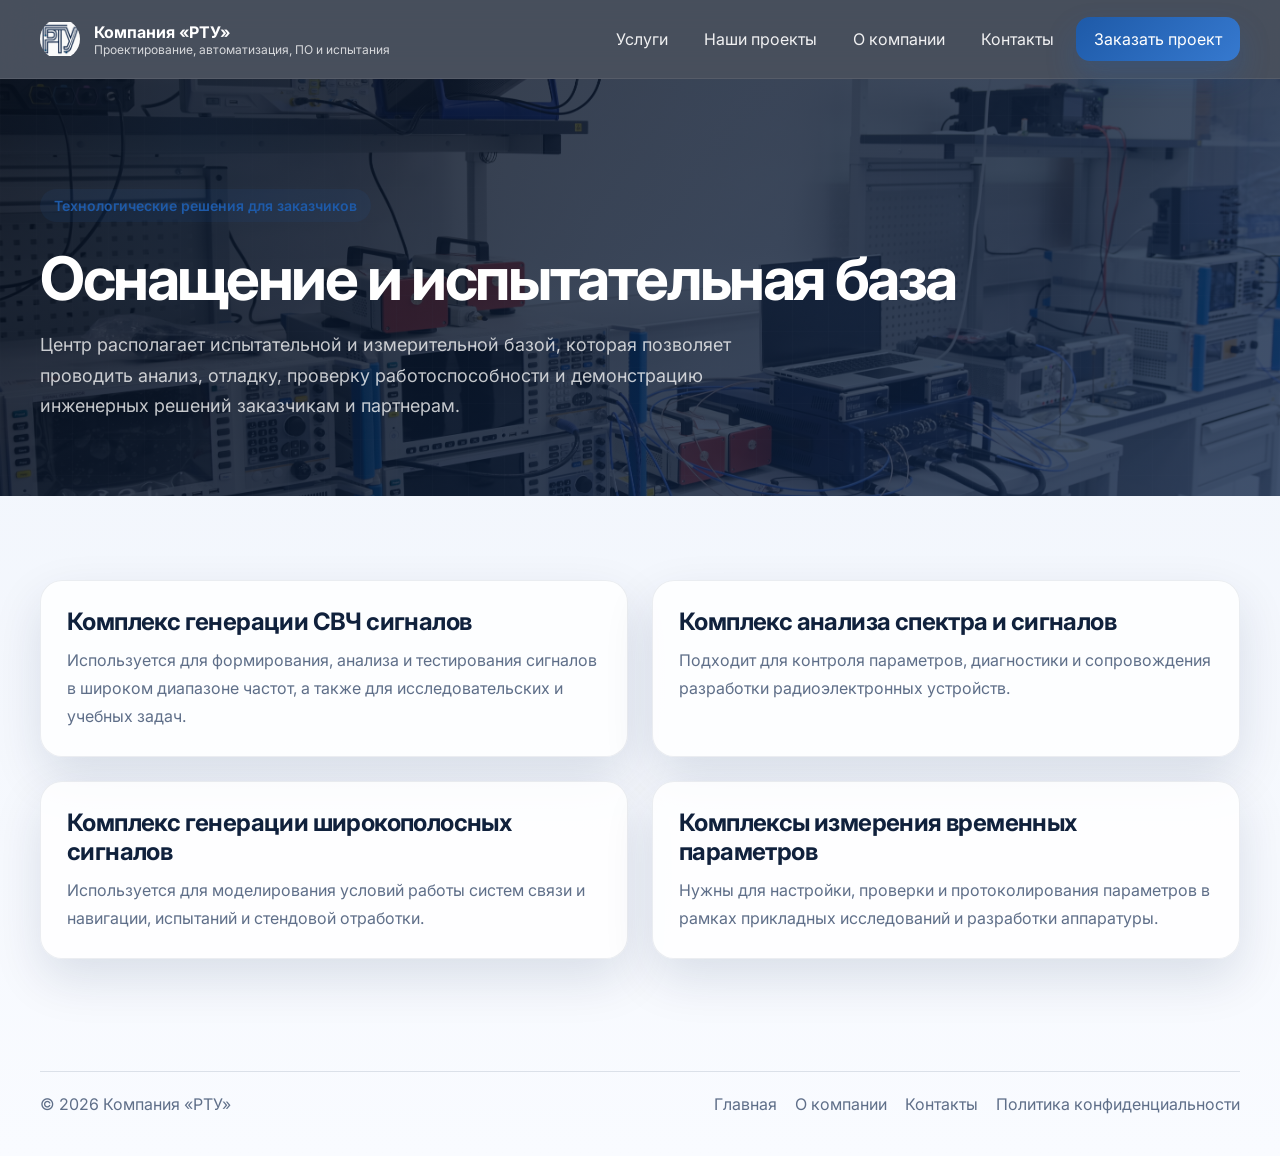
<file: services/equipment.html>
<!doctype html>
<html lang="ru">
<head>
  <meta charset="utf-8">
  <meta name="viewport" content="width=device-width, initial-scale=1">
  <title>Оснащение и испытательная база</title>
  <meta name="description" content="Испытательная база, генераторы, анализаторы и измерительные комплексы.">
  <link rel="preconnect" href="https://fonts.googleapis.com">
  <link rel="preconnect" href="https://fonts.gstatic.com" crossorigin>
  <link href="https://fonts.googleapis.com/css2?family=Inter:wght@400;500;600;700;800&display=swap" rel="stylesheet">
    <link rel="icon" type="image/x-icon" href="../assets/img/favicon/favicon.ico">
  <link rel="icon" type="image/png" sizes="32x32" href="../assets/img/favicon/favicon-32x32.png">
  <link rel="icon" type="image/png" sizes="16x16" href="../assets/img/favicon/favicon-16x16.png">
  <link rel="apple-touch-icon" sizes="180x180" href="../assets/img/favicon/apple-touch-icon.png">
  <link rel="stylesheet" href="../assets/css/styles.css">
</head>
<body>

<header class="site-header">
  <div class="container nav">
    <a class="brand" href="../index.html">
      <span class="brand-mark" aria-hidden="true">
        <img src="../assets/img/logo_rtu.png" alt="Логотип РТУ">
      </span>
      <span class="brand-text"><strong>Компания «РТУ»</strong><span>Проектирование, автоматизация, ПО и испытания</span></span>
    </a>
    <button class="mobile-toggle" aria-label="Открыть меню" data-mobile-toggle>☰</button>
    <nav class="nav-links" data-nav-links>
      <div class="nav-item">
        <button class="drop-toggle">Услуги</button>
        <div class="dropdown"><a href="../services/automation.html">Автоматизация<span>АСУ, шкафы управления, внедрение и пусконаладка</span></a>
<a href="../services/development.html">Разработка ПО и ИС<span>Веб-системы, панели оператора, прикладное ПО и аналитика</span></a>
<a href="../services/vr-ar.html">VR/AR<span>Интерактивные обучающие и демонстрационные решения</span></a>
<a href="../services/docs.html">Техническая документация<span>КД, ТУ, ПМИ, эксплуатационные и ремонтные документы</span></a>
<a href="../services/education.html">Образовательные услуги<span>Повышение квалификации и консультации под задачи заказчика</span></a>
<a href="../services/equipment.html">Оснащение и испытательная база<span>Испытательные комплексы, измерительное и генераторное оборудование</span></a></div>
      </div>
      <div class="nav-item">
        <button class="drop-toggle">Наши проекты</button>
        <div class="dropdown"><a href="../projects/press-automation.html">Прессовые установки<span>Автоматизация гранулирования, миксирования и смежных процессов</span></a>
<a href="../projects/software-projects.html">Программные проекты<span>Панели оператора, мониторинг и аналитические системы</span></a>
<a href="../projects/drone-projects.html">Работы с БПЛА<span>Аэрофотосъемка, 3D-модели и испытательные полеты</span></a></div>
      </div>
      <a class="nav-link" href="../about.html">О компании</a>
      <a class="nav-link" href="../contacts.html">Контакты</a>
      <a class="cta-small" href="../contacts.html#request">Заказать проект</a>
    </nav>
  </div>
</header>


<section class="page-hero hero-image" style="background-image:url('../assets/img/equipment-hero.jpg');">
  <div class="container">
    <div class="eyebrow">Технологические решения для заказчиков</div>
    <h1>Оснащение и испытательная база</h1>
    <p>Центр располагает испытательной и измерительной базой, которая позволяет проводить анализ, отладку, проверку работоспособности и демонстрацию инженерных решений заказчикам и партнерам.</p>
  </div>
</section>

<section class="section"><div class="container grid-2"><div class="card reveal"><h3>Комплекс генерации СВЧ сигналов</h3><p>Используется для формирования, анализа и тестирования сигналов в широком диапазоне частот, а также для исследовательских и учебных задач.</p></div><div class="card reveal"><h3>Комплекс анализа спектра и сигналов</h3><p>Подходит для контроля параметров, диагностики и сопровождения разработки радиоэлектронных устройств.</p></div><div class="card reveal"><h3>Комплекс генерации широкополосных сигналов</h3><p>Используется для моделирования условий работы систем связи и навигации, испытаний и стендовой отработки.</p></div><div class="card reveal"><h3>Комплексы измерения временных параметров</h3><p>Нужны для настройки, проверки и протоколирования параметров в рамках прикладных исследований и разработки аппаратуры.</p></div></div></section>

<footer class="site-footer">
  <div class="container footer-inner">
    <div>© <span data-year></span> Компания «РТУ»</div>
    <div class="footer-links">
      <a href="../index.html">Главная</a>
      <a href="../about.html">О компании</a>
      <a href="../contacts.html">Контакты</a>
      <a href="../privacy.html">Политика конфиденциальности</a>
    </div>
  </div>
</footer>
<script src="../assets/js/main.js"></script>

</body>
</html>
</file>
<file: assets/css/styles.css>
:root {
  --bg: #0b1220;
  --bg-soft: #111b2e;
  --text: #10213c;
  --text-muted: #5f6f89;
  --white: #ffffff;
  --line: rgba(14, 39, 78, 0.12);
  --primary: #1e5aa8;
  --primary-2: #3679cf;
  --accent: #63b3ff;
  --surface: #f6f8fc;
  --card: rgba(255,255,255,0.9);
  --shadow: 0 20px 50px rgba(12, 34, 74, 0.12);
  --radius: 22px;
  --max: 1200px;
}

* { box-sizing: border-box; }
html { scroll-behavior: smooth; }
body {
  margin: 0;
  font-family: Inter, system-ui, -apple-system, BlinkMacSystemFont, "Segoe UI", sans-serif;
  color: var(--text);
  background: linear-gradient(180deg, #eef3fb 0%, #f9fbff 100%);
}
a { color: inherit; text-decoration: none; }
img { max-width: 100%; display: block; }
.container { width: min(calc(100% - 32px), var(--max)); margin: 0 auto; }
.section { padding: 84px 0; }
.section-tight { padding: 56px 0; }
.section-title {
  font-size: clamp(30px, 4vw, 50px);
  line-height: 1.06;
  letter-spacing: -0.03em;
  margin: 0 0 18px;
}
.eyebrow {
  display: inline-flex;
  align-items: center;
  gap: 8px;
  padding: 8px 14px;
  border-radius: 999px;
  background: rgba(30, 90, 168, 0.1);
  color: var(--primary);
  font-size: 14px;
  font-weight: 600;
  margin-bottom: 20px;
}
.lead {
  font-size: 18px;
  line-height: 1.7;
  color: var(--text-muted);
  max-width: 760px;
}

.site-header {
  position: sticky;
  top: 0;
  z-index: 1000;
  backdrop-filter: blur(16px);
  background: rgba(7, 16, 31, 0.72);
  border-bottom: 1px solid rgba(255,255,255,0.08);
}
.nav {
  display: flex;
  align-items: center;
  justify-content: space-between;
  min-height: 78px;
  gap: 20px;
}
.brand {
  display: flex;
  align-items: center;
  gap: 14px;
  color: var(--white);
}
.brand-mark {
  display: flex;
  align-items: center;
  justify-content: center;
  width: 40px; /* можно 48 */
  height: 40px;
}

.brand-mark img {
  width: 100%;
  height: 100%;
  object-fit: contain;
  border-radius: 50%;
}
.brand-text strong { display: block; font-size: 16px; }
.brand-text span { display: block; font-size: 12px; opacity: .78; }
.nav-links {
  display: flex;
  align-items: center;
  gap: 8px;
}
.nav-item { position: relative; }
.nav-link,
.drop-toggle {
  appearance: none;
  border: 0;
  background: transparent;
  color: rgba(255,255,255,.92);
  font: inherit;
  cursor: pointer;
  padding: 12px 14px;
  border-radius: 12px;
  transition: .25s ease;
}
.nav-link:hover,
.drop-toggle:hover,
.nav-item.open > .drop-toggle {
  background: rgba(255,255,255,.08);
}
.dropdown {
  position: absolute;
  top: calc(100% + 12px);
  left: 0;
  min-width: 290px;
  padding: 14px;
  border-radius: 20px;
  background: rgba(10, 22, 42, .96);
  border: 1px solid rgba(255,255,255,.08);
  box-shadow: var(--shadow);
  opacity: 0;
  visibility: hidden;
  transform: translateY(12px);
  transition: .25s ease;
}
.nav-item:hover .dropdown,
.nav-item.open .dropdown {
  opacity: 1;
  visibility: visible;
  transform: translateY(0);
}
.dropdown a {
  display: block;
  padding: 12px 14px;
  border-radius: 14px;
  color: rgba(255,255,255,.9);
}
.dropdown a span {
  display: block;
  font-size: 12px;
  color: rgba(255,255,255,.58);
  margin-top: 4px;
}
.dropdown a:hover { background: rgba(255,255,255,.07); }
.cta-small {
  padding: 12px 18px;
  border-radius: 14px;
  color: var(--white);
  background: linear-gradient(135deg, var(--primary), var(--primary-2));
  box-shadow: 0 16px 30px rgba(30, 90, 168, .28);
}
.mobile-toggle { display: none; }


.hero.hero-image,
.page-hero.hero-image {
  background-size: cover;
  background-position: center;
}
.hero.hero-image::after,
.page-hero.hero-image::after {
  content: "";
  position: absolute;
  inset: 0;
  background: linear-gradient(135deg, rgba(6,15,30,.82), rgba(13,35,70,.78));
}
.hero.hero-image .container,
.page-hero.hero-image .container { position: relative; z-index: 1; }
.media-card {
  overflow: hidden;
  padding: 0;
}
.media-card img {
  width: 100%;
  height: 250px;
  object-fit: cover;
}
.media-card .media-body {
  padding: 22px 24px 24px;
}
.gallery-grid {
  display: grid;
  grid-template-columns: repeat(3, minmax(0, 1fr));
  gap: 24px;
}
.image-panel {
  overflow: hidden;
  border-radius: 28px;
  border: 1px solid rgba(14,39,78,.08);
  box-shadow: var(--shadow);
  background: #fff;
}
.image-panel img {
  width: 100%;
  height: 100%;
  min-height: 340px;
  object-fit: cover;
}
.person-photo {
  width: 110px;
  height: 110px;
  border-radius: 50%;
  object-fit: cover;
  margin: 0 auto 18px;
  box-shadow: 0 12px 28px rgba(16,33,60,.12);
}
.contact-map {
  width: 100%;
  min-height: 340px;
  border: 0;
  display: block;
}
.note-soft {
  color: var(--text-muted);
  line-height: 1.7;
  font-size: 15px;
}

.hero {
  position: relative;
  overflow: hidden;
  color: var(--white);
  padding: 120px 0 90px;
  background:
    radial-gradient(circle at 15% 20%, rgba(99,179,255,.20), transparent 20%),
    radial-gradient(circle at 85% 0%, rgba(54,121,207,.28), transparent 22%),
    linear-gradient(135deg, rgba(6,15,30,.92), rgba(13,35,70,.88));
}
.hero::before {
  content: "";
  position: absolute;
  inset: 0;
  background:
    linear-gradient(90deg, rgba(255,255,255,.07) 1px, transparent 1px),
    linear-gradient(rgba(255,255,255,.06) 1px, transparent 1px);
  background-size: 42px 42px;
  mask-image: linear-gradient(to bottom, rgba(0,0,0,.95), rgba(0,0,0,.35));
  pointer-events: none;
}
.hero-content {
  position: relative;
  display: grid;
  grid-template-columns: 1.2fr .8fr;
  gap: 36px;
  align-items: center;
}
.hero h1 {
  font-size: clamp(42px, 6vw, 72px);
  line-height: .98;
  letter-spacing: -0.045em;
  margin: 0 0 22px;
  max-width: 760px;
}
.hero p {
  font-size: 18px;
  line-height: 1.75;
  color: rgba(255,255,255,.78);
  max-width: 720px;
}
.hero-actions { display: flex; gap: 14px; flex-wrap: wrap; margin-top: 28px; }
.btn,
.btn-secondary {
  display: inline-flex;
  align-items: center;
  justify-content: center;
  gap: 10px;
  min-height: 54px;
  padding: 0 22px;
  border-radius: 16px;
  transition: .25s ease;
  font-weight: 600;
}
.btn {
  color: var(--white);
  background: linear-gradient(135deg, var(--primary), var(--primary-2));
  box-shadow: 0 18px 35px rgba(29, 89, 168, .32);
}
.btn:hover { transform: translateY(-2px); }
.btn-secondary {
  color: var(--white);
  background: rgba(255,255,255,.08);
  border: 1px solid rgba(255,255,255,.12);
}
.hero-panel {
  padding: 26px;
  border-radius: 28px;
  background: rgba(255,255,255,.08);
  border: 1px solid rgba(255,255,255,.08);
  box-shadow: 0 20px 50px rgba(0,0,0,.16);
}
.metrics {
  display: grid;
  grid-template-columns: repeat(2, 1fr);
  gap: 14px;
}
.metric {
  padding: 18px;
  border-radius: 18px;
  background: rgba(255,255,255,.06);
}
.metric strong {
  display: block;
  font-size: 28px;
  margin-bottom: 6px;
}
.metric span { color: rgba(255,255,255,.7); line-height: 1.45; font-size: 14px; }

.grid-2, .grid-3, .grid-4 {
  display: grid;
  gap: 24px;
}
.grid-2 { grid-template-columns: repeat(2, minmax(0, 1fr)); }
.grid-3 { grid-template-columns: repeat(3, minmax(0, 1fr)); }
.grid-4 { grid-template-columns: repeat(4, minmax(0, 1fr)); }
.card {
  background: rgba(255,255,255,.82);
  border: 1px solid rgba(14,39,78,.08);
  border-radius: var(--radius);
  box-shadow: var(--shadow);
  padding: 26px;
}
.card h3 {
  font-size: 24px;
  margin: 0 0 10px;
  letter-spacing: -0.025em;
}
.card p { color: var(--text-muted); line-height: 1.75; margin: 0; }
.card .link-arrow {
  margin-top: 18px;
  color: var(--primary);
  font-weight: 600;
  display: inline-flex;
  gap: 8px;
  align-items: center;
}
.icon-box {
  width: 56px;
  height: 56px;
  border-radius: 18px;
  display: inline-flex;
  align-items: center;
  justify-content: center;
  margin-bottom: 18px;
  font-size: 22px;
  color: var(--primary);
  background: linear-gradient(135deg, rgba(99,179,255,.18), rgba(30,90,168,.12));
}

.split {
  display: grid;
  grid-template-columns: 1fr 1fr;
  gap: 34px;
  align-items: center;
}
.visual {
  min-height: 360px;
  border-radius: 30px;
  border: 1px solid rgba(14,39,78,.08);
  box-shadow: var(--shadow);
  background:
    radial-gradient(circle at top right, rgba(99,179,255,.4), transparent 30%),
    linear-gradient(135deg, #10213c, #244a82 50%, #112643);
  position: relative;
  overflow: hidden;
}
.visual::before,
.visual::after {
  content: url(../assets/img/drone-project.JPG);
  position: absolute;
  border-radius: 24px;
  background: rgba(255,255,255,.07);
  border: 1px solid rgba(255,255,255,.08);
}
.visual::before { width: 220px; height: 140px; top: 28px; right: 34px; }
.visual::after { width: 180px; height: 180px; bottom: 24px; left: 30px; }
.visual-label {
  position: absolute;
  left: 28px;
  top: 28px;
  padding: 10px 14px;
  border-radius: 999px;
  background: rgba(255,255,255,.1);
  color: rgba(255,255,255,.86);
  font-size: 13px;
}
.visual-lines {
  position: absolute;
  inset: 0;
  background:
    linear-gradient(90deg, rgba(255,255,255,.07) 1px, transparent 1px),
    linear-gradient(rgba(255,255,255,.05) 1px, transparent 1px);
  background-size: 34px 34px;
  opacity: .55;
}

.check-list,
.bullet-list { padding: 0; margin: 22px 0 0; list-style: none; }
.check-list li,
.bullet-list li {
  position: relative;
  padding-left: 34px;
  margin-bottom: 14px;
  line-height: 1.65;
  color: var(--text-muted);
}
.check-list li::before,
.bullet-list li::before {
  content: "";
  position: absolute;
  left: 0;
  top: 8px;
  width: 18px;
  height: 18px;
  border-radius: 50%;
  background: linear-gradient(135deg, var(--accent), var(--primary));
  box-shadow: 0 8px 18px rgba(52,125,223,.25);
}
.check-list li::after {
  content: "";
  position: absolute;
  left: 6px;
  top: 13px;
  width: 7px;
  height: 3px;
  border-left: 2px solid #fff;
  border-bottom: 2px solid #fff;
  transform: rotate(-45deg);
}
.bullet-list li::after {
  content: "";
  position: absolute;
  left: 6px;
  top: 14px;
  width: 6px;
  height: 6px;
  border-radius: 50%;
  background: #fff;
}

.stats-band {
  padding: 26px;
  border-radius: 28px;
  background: linear-gradient(135deg, #0f1f39, #17386a);
  color: var(--white);
  box-shadow: var(--shadow);
}
.stats-band .grid-4 { gap: 18px; }
.stats-band strong {
  display: block;
  font-size: clamp(26px, 3vw, 40px);
  margin-bottom: 6px;
}
.stats-band span { color: rgba(255,255,255,.72); line-height: 1.5; }

.timeline {
  position: relative;
  display: grid;
  gap: 16px;
}
.timeline::before {
  content: "";
  position: absolute;
  left: 18px;
  top: 8px;
  bottom: 8px;
  width: 2px;
  background: linear-gradient(var(--primary), rgba(30, 90, 168, .12));
}
.timeline-item {
  position: relative;
  padding: 8px 0 8px 56px;
}
.timeline-item::before {
  content: attr(data-step);
  position: absolute;
  left: 0;
  top: 4px;
  width: 36px;
  height: 36px;
  border-radius: 50%;
  display: grid;
  place-items: center;
  color: #fff;
  font-weight: 700;
  background: linear-gradient(135deg, var(--primary), var(--primary-2));
  box-shadow: 0 12px 24px rgba(30,90,168,.24);
}
.timeline-item h4 { margin: 0 0 8px; font-size: 20px; }
.timeline-item p { margin: 0; color: var(--text-muted); line-height: 1.7; }

.cta-panel {
  display: grid;
  grid-template-columns: 1.1fr .9fr;
  gap: 24px;
  align-items: center;
  padding: 34px;
  border-radius: 30px;
  background: linear-gradient(135deg, #10213c, #173a6f);
  color: #fff;
  box-shadow: var(--shadow);
}
.cta-panel p { color: rgba(255,255,255,.76); line-height: 1.7; }

.contact-box {
  background: rgba(255,255,255,.86);
  border: 1px solid rgba(14,39,78,.08);
  border-radius: 28px;
  box-shadow: var(--shadow);
  padding: 32px;
}
.contact-list { margin: 20px 0 0; display: grid; gap: 14px; }
.contact-list a, .contact-list div {
  display: flex;
  gap: 14px;
  align-items: flex-start;
  color: var(--text-muted);
  line-height: 1.7;
}
.map-card {
  min-height: 340px;
  border-radius: 28px;
  overflow: hidden;
  border: 1px solid rgba(14,39,78,.08);
  box-shadow: var(--shadow);
  background:
    radial-gradient(circle at 50% 50%, rgba(255,255,255,.55), transparent 24%),
    linear-gradient(90deg, rgba(255,255,255,.75) 1px, transparent 1px),
    linear-gradient(rgba(255,255,255,.65) 1px, transparent 1px),
    linear-gradient(135deg, #dfe8f6, #eff5fc);
  background-size: auto, 42px 42px, 42px 42px, auto;
  position: relative;
}
.map-card::before {
  content: "Самара, ул. Первомайская, д. 1";
  position: absolute;
  left: 24px;
  bottom: 24px;
  padding: 12px 16px;
  background: rgba(16,33,60,.9);
  color: #fff;
  border-radius: 16px;
}
.map-pin {
  position: absolute;
  width: 22px;
  height: 22px;
  border-radius: 50% 50% 50% 0;
  transform: rotate(-45deg);
  background: linear-gradient(135deg, var(--accent), var(--primary));
  left: 55%;
  top: 46%;
  box-shadow: 0 14px 25px rgba(30,90,168,.28);
}
.map-pin::after {
  content: "";
  position: absolute;
  width: 10px;
  height: 10px;
  border-radius: 50%;
  background: #fff;
  left: 6px;
  top: 6px;
}

.team-card { text-align: center; }
.avatar {
  width: 110px;
  height: 110px;
  border-radius: 50%;
  margin: 0 auto 18px;
  background: linear-gradient(135deg, rgba(99,179,255,.24), rgba(30,90,168,.16));
  display: grid;
  place-items: center;
  font-size: 30px;
  color: var(--primary);
}
.role { color: var(--text-muted); font-size: 14px; margin-top: 6px; }

.form-grid {
  display: grid;
  gap: 16px;
}
.input,
textarea.input {
  width: 100%;
  padding: 16px 18px;
  border-radius: 16px;
  border: 1px solid rgba(14,39,78,.12);
  background: rgba(255,255,255,.86);
  color: var(--text);
  font: inherit;
}
.input:focus { outline: 2px solid rgba(54,121,207,.18); border-color: var(--primary-2); }
textarea.input { min-height: 140px; resize: vertical; }
.form-note { color: var(--text-muted); font-size: 14px; line-height: 1.6; }

.site-footer {
  padding: 28px 0 42px;
  color: var(--text-muted);
}
.footer-inner {
  display: flex;
  justify-content: space-between;
  gap: 20px;
  align-items: center;
  border-top: 1px solid var(--line);
  padding-top: 22px;
}
.footer-links { display: flex; flex-wrap: wrap; gap: 18px; }
.footer-links a:hover { color: var(--primary); }

.reveal {
  opacity: 0;
  transform: translateY(24px);
  transition: opacity .6s ease, transform .6s ease;
}
.reveal.visible {
  opacity: 1;
  transform: translateY(0);
}

.page-hero {
  position: relative;
  overflow: hidden;
  color: #fff;
  padding: 110px 0 74px;
  background: linear-gradient(135deg, #08182f, #173b6f);
}
.page-hero::before {
  content: "";
  position: absolute;
  inset: 0;
  background:
    radial-gradient(circle at 15% 15%, rgba(99,179,255,.20), transparent 18%),
    linear-gradient(90deg, rgba(255,255,255,.05) 1px, transparent 1px),
    linear-gradient(rgba(255,255,255,.04) 1px, transparent 1px);
  background-size: auto, 36px 36px, 36px 36px;
}
.page-hero .container { position: relative; }
.page-hero h1 { font-size: clamp(36px, 5vw, 60px); margin: 0 0 16px; letter-spacing: -0.04em; }
.page-hero p { max-width: 760px; color: rgba(255,255,255,.76); font-size: 18px; line-height: 1.7; margin: 0; }

.notice {
  padding: 18px 20px;
  border-radius: 18px;
  background: rgba(30, 90, 168, 0.08);
  color: var(--text-muted);
  border: 1px solid rgba(30,90,168,.12);
  line-height: 1.7;
}

@media (max-width: 1024px) {
  .gallery-grid { grid-template-columns: 1fr; }
  .hero-content,
  .split,
  .cta-panel,
  .grid-4 { grid-template-columns: 1fr; }
  .grid-3 { grid-template-columns: repeat(2, minmax(0, 1fr)); }
}

@media (max-width: 860px) {
  .mobile-toggle {
    display: inline-flex;
    align-items: center;
    justify-content: center;
    width: 46px;
    height: 46px;
    border-radius: 14px;
    border: 1px solid rgba(255,255,255,.12);
    background: rgba(255,255,255,.08);
    color: #fff;
  }
  .nav {
    min-height: 72px;
    flex-wrap: wrap;
    padding: 12px 0;
  }
  .nav-links {
    width: 100%;
    display: none;
    flex-direction: column;
    align-items: stretch;
    padding-bottom: 10px;
  }
  .nav-links.show { display: flex; }
  .nav-item { width: 100%; }
  .nav-link, .drop-toggle, .cta-small { width: 100%; text-align: left; }
  .dropdown {
    position: static;
    margin-top: 8px;
    min-width: 0;
    opacity: 1;
    visibility: visible;
    transform: none;
    display: none;
  }
  .nav-item.open .dropdown { display: block; }
  .grid-2,
  .grid-3 { grid-template-columns: 1fr; }
  .footer-inner { flex-direction: column; align-items: flex-start; }
  .hero { padding-top: 98px; }
}

.form-success {
  margin-top: 18px;
  padding: 14px 18px;
  border-radius: 16px;
  background: rgba(30, 90, 168, 0.08);
  border: 1px solid rgba(30, 90, 168, 0.18);
  color: var(--primary);
  font-weight: 600;
}
</file>
